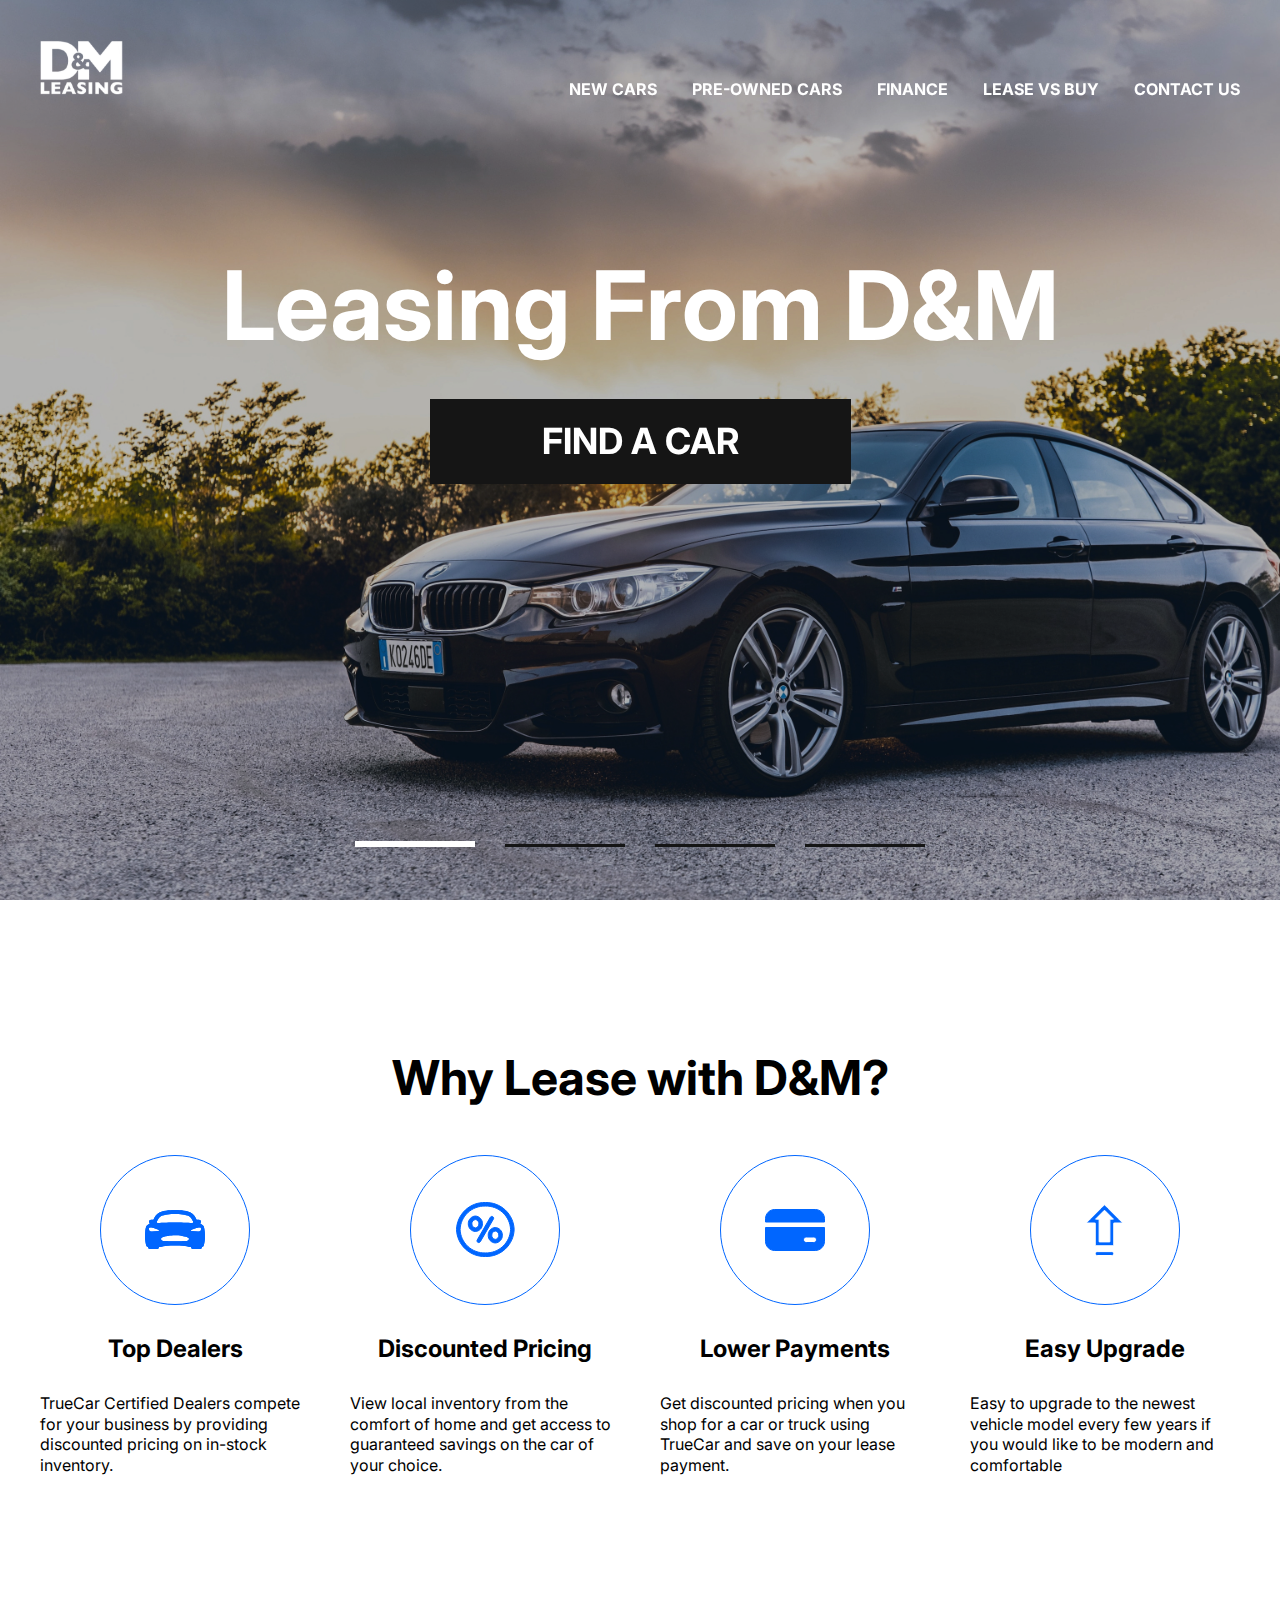
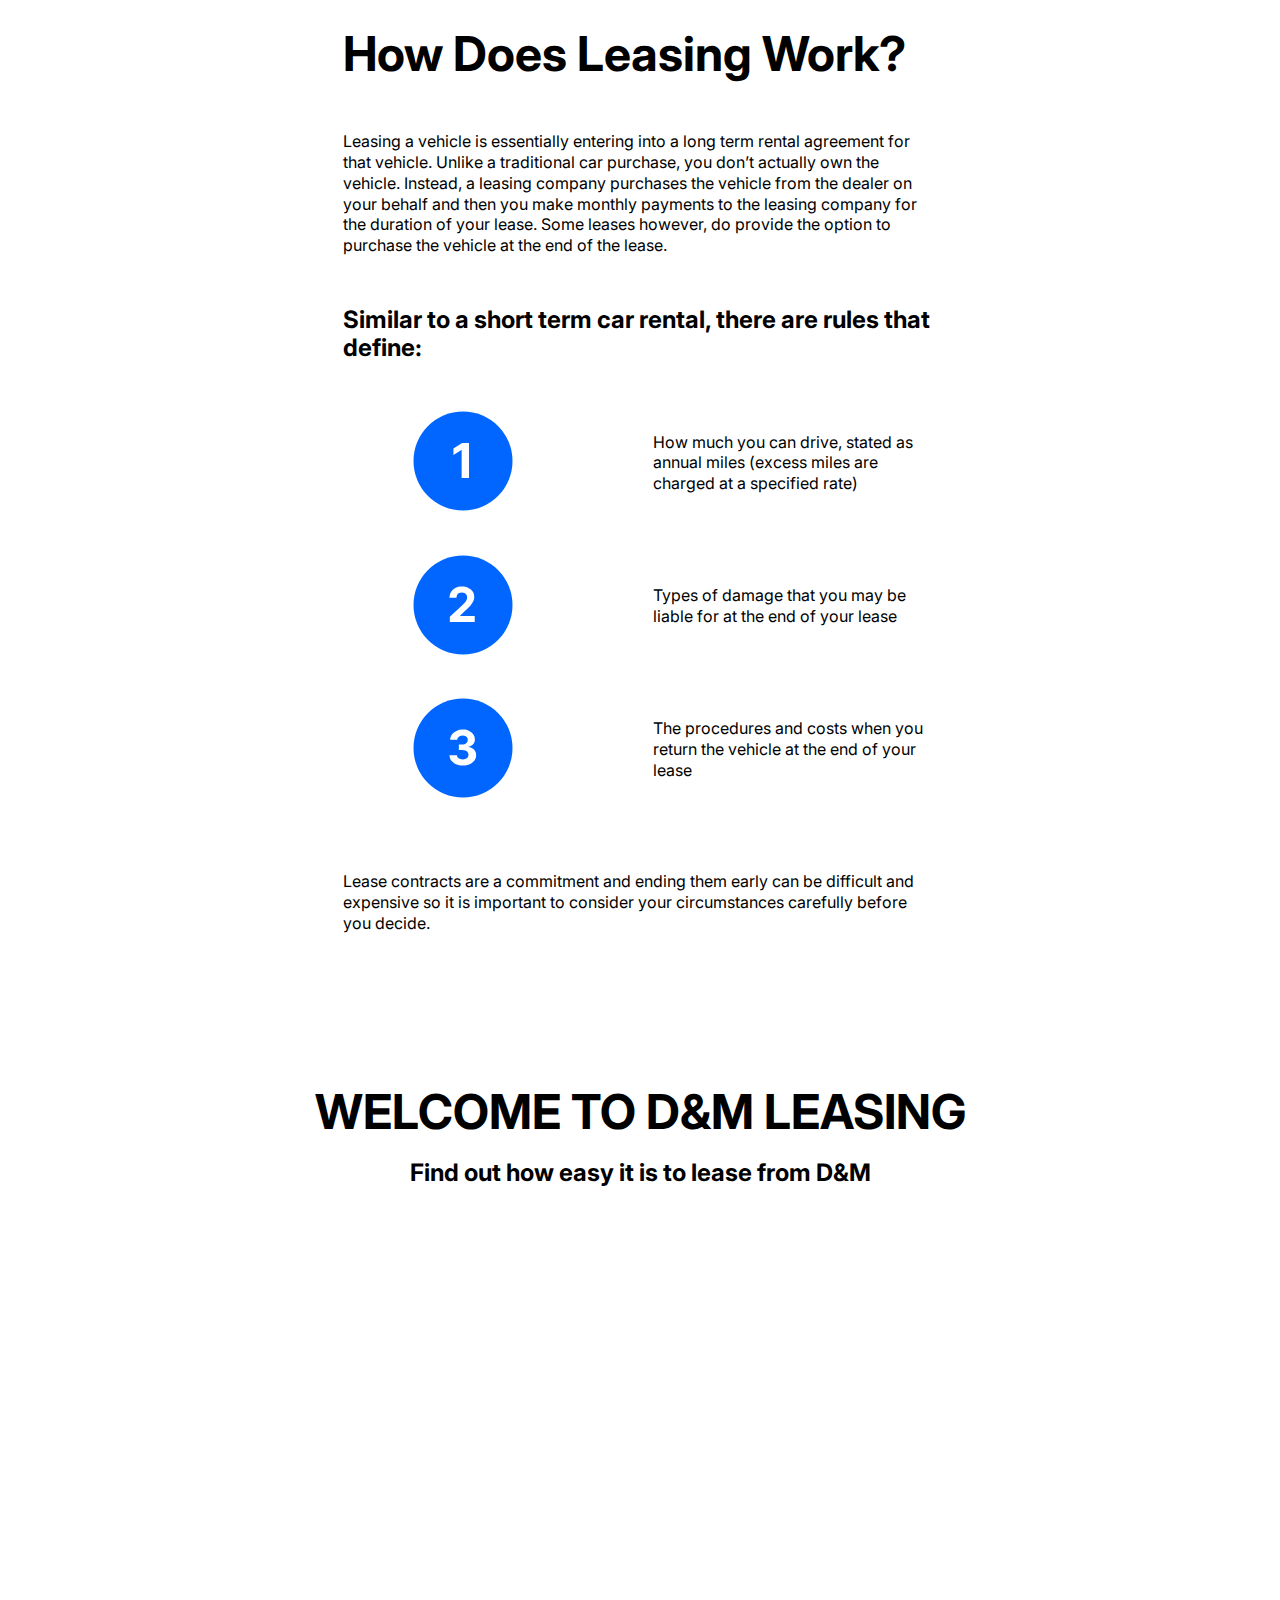
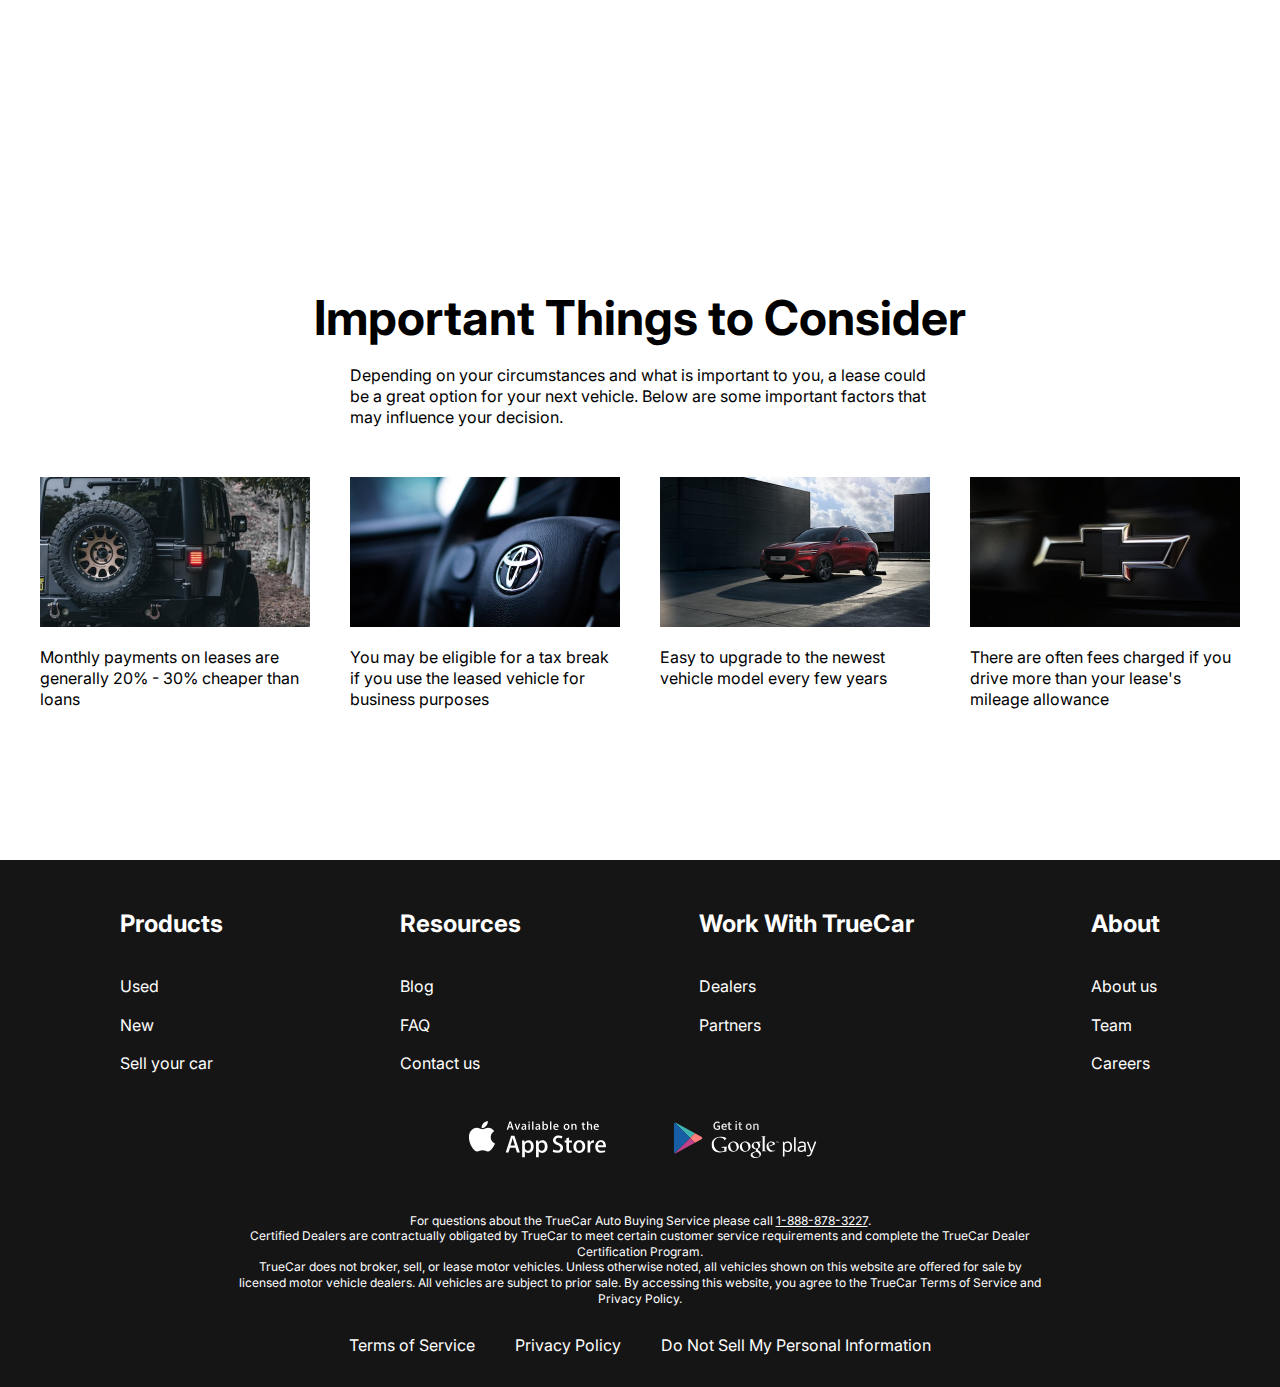
<file: pages/index.html>
<!DOCTYPE html>
<html lang="en">
  <head>
    <meta charset="UTF-8" />
    <meta name="viewport" content="width=device-width, initial-scale=0.8" />
    <link rel="stylesheet" href="../css/normalize.css" />
    <link
      rel="stylesheet"
      href="https://cdn.jsdelivr.net/npm/swiper@10/swiper-bundle.min.css"
    />
    <link rel="stylesheet" href="../css/style.css" />
    <link rel="stylesheet" href="../css/indexstyle.css" />
    <link rel="preconnect" href="https://fonts.googleapis.com" />
    <link rel="preconnect" href="https://fonts.gstatic.com" crossorigin />
    <link
      href="https://fonts.googleapis.com/css2?family=Inter:wght@400;700&family=Poppins:wght@400;700&display=swap"
      rel="stylesheet"
    />
    <title>D&M | Leasing</title>
  </head>
  <body>
    <header class="header">
      <div class="container">
        <div class="header-top">
          <a href="index.html" class="header-logo"
            ><img src="../img/logo.svg" alt=""
          /></a>
          <nav class="header-nav">
            <ul class="header-list">
              <li class="header-item">
                <a href="newcars.html" class="header-link">new cars</a>
              </li>
              <li class="header-item">
                <a href="" class="header-link">pre-owned cars</a>
              </li>
              <li class="header-item">
                <a href="" class="header-link">finance</a>
              </li>
              <li class="header-item">
                <a href="" class="header-link">lease vs buy</a>
              </li>
              <li class="header-item">
                <a href="contact.html" class="header-link">contact us</a>
              </li>
            </ul>
          </nav>
        </div>
        <div class="header-content">
          <h1 class="header-heading">Leasing From D&M</h1>
          <button class="btn header-btn">FIND A CAR</button>
        </div>
      </div>
    </header>
    <div class="slider">
      <!-- Slider main container -->
      <div class="swiper">
        <!-- Additional required wrapper -->
        <div class="swiper-wrapper">
          <!-- Slides -->
          <div
            class="swiper-slide"
            style="background-image: url(../img/slider1.jpg)"
          ></div>
          <div
            class="swiper-slide"
            style="background-image: url(../img/slider2.jpg)"
          ></div>
          <div
            class="swiper-slide"
            style="background-image: url(../img/slider3.jpg)"
          ></div>
          <div
            class="swiper-slide"
            style="background-image: url(../img/slider4.jpg)"
          ></div>
        </div>
        <!-- If we need pagination -->
        <div class="swiper-pagination"></div>
      </div>
    </div>

    <section class="advantages">
      <div class="container">
        <h1 class="advantages-heading">Why Lease with D&M?</h1>
        <div class="advantages-content">
          <div class="advantages-content-item">
            <svg
              class="adventages-content-img"
              xmlns="http://www.w3.org/2000/svg"
              width="150"
              height="150"
              viewBox="0 0 150 150"
              fill="none"
            >
              <circle
                class="advantges-circle"
                cx="75"
                cy="75"
                r="74.5"
                fill="white"
                stroke="#0066FF"
              />
              <mask id="path-2-inside-1_2_2138" fill="white">
                <path
                  d="M104.783 76.9643C104.333 72.0393 103.591 71.0802 103.311 70.7194C102.667 69.8858 101.637 69.341 100.547 68.7694C100.485 68.7377 100.432 68.6923 100.392 68.6371C100.351 68.5818 100.324 68.5181 100.313 68.451C100.302 68.3839 100.307 68.3151 100.328 68.2503C100.349 68.1854 100.385 68.1262 100.433 68.0772C100.635 67.8776 100.79 67.6377 100.888 67.3741C100.986 67.1105 101.024 66.8294 101 66.5501C100.953 66.0548 100.716 65.5948 100.338 65.2614C99.9592 64.928 99.4658 64.7454 98.9556 64.75H97.0053C96.9217 64.7505 96.8383 64.7558 96.7553 64.7658C96.6984 64.7418 96.6394 64.7226 96.579 64.7086C95.4239 62.3283 93.8424 59.0694 90.5644 57.4789C85.7024 55.1219 76.7461 55 74.9959 55C73.2456 55 64.2893 55.1219 59.4336 57.4753C56.1556 59.0657 54.5741 62.3247 53.4189 64.7049L53.4089 64.7244C53.3513 64.7323 53.2947 64.7462 53.2402 64.7658C53.1572 64.7558 53.0737 64.7505 52.9901 64.75H51.0361C50.5259 64.7454 50.0325 64.928 49.6539 65.2614C49.2753 65.5948 49.039 66.0548 48.992 66.5501C48.9698 66.8288 49.0096 67.1088 49.1086 67.3711C49.2077 67.6334 49.3636 67.8717 49.5659 68.0699C49.6142 68.1188 49.6503 68.1781 49.6712 68.243C49.692 68.3078 49.6972 68.3765 49.6861 68.4437C49.6751 68.5108 49.6482 68.5745 49.6076 68.6298C49.567 68.685 49.5137 68.7303 49.4521 68.7621C48.3619 69.3374 47.3268 69.8822 46.6879 70.7121C46.4079 71.0777 45.6678 72.032 45.2165 76.957C44.9664 79.7284 44.9289 82.5974 45.1252 84.445C45.5365 88.2841 46.3079 90.6046 46.3404 90.7008C46.4588 91.0512 46.6766 91.3617 46.9687 91.5962C47.2608 91.8307 47.6152 91.9796 47.9906 92.0256V92.05C47.9906 92.5672 48.2014 93.0632 48.5765 93.4289C48.9516 93.7946 49.4604 94 49.9909 94H56.992C57.5225 94 58.0313 93.7946 58.4064 93.4289C58.7815 93.0632 58.9923 92.5672 58.9923 92.05C60.0687 92.05 60.8175 91.8623 61.6114 91.6624C62.7575 91.3614 63.9291 91.1611 65.1119 91.064C68.9262 90.7094 72.7193 90.5875 74.9959 90.5875C77.2262 90.5875 81.1868 90.7094 85.0073 91.064C86.1948 91.1613 87.371 91.3624 88.5216 91.6649C89.2817 91.855 90.0031 92.0305 91.002 92.0488C91.002 92.566 91.2127 93.0619 91.5878 93.4276C91.963 93.7933 92.4717 93.9988 93.0023 93.9988H100.003C100.534 93.9988 101.043 93.7933 101.418 93.4276C101.793 93.0619 102.004 92.566 102.004 92.0488V92.0342C102.38 91.989 102.735 91.8405 103.028 91.6059C103.321 91.3714 103.54 91.0604 103.659 90.7094C103.691 90.6131 104.463 88.2926 104.874 84.4535C105.07 82.6047 105.035 79.7406 104.783 76.9643ZM57.0345 66.3722C58.0346 64.3003 59.1785 61.9554 61.2151 60.967C64.158 59.5386 70.2577 58.8951 74.9959 58.8951C79.7341 58.8951 85.8337 59.5338 88.7766 60.967C90.8132 61.9554 91.9521 64.3015 92.9572 66.3722L93.0823 66.6366C93.1554 66.7872 93.1877 66.9535 93.1761 67.1197C93.1646 67.2859 93.1095 67.4464 93.0163 67.586C92.923 67.7256 92.7946 67.8395 92.6433 67.917C92.4921 67.9944 92.3229 68.0328 92.1521 68.0284C87.9978 67.9187 79.2465 67.5677 74.9959 67.5677C70.7452 67.5677 61.9939 67.9273 57.8333 68.037C57.6625 68.0413 57.4934 68.0029 57.3421 67.9255C57.1909 67.848 57.0625 67.7341 56.9692 67.5945C56.8759 67.455 56.8209 67.2944 56.8093 67.1282C56.7978 66.962 56.8301 66.7957 56.9032 66.6452C56.947 66.555 56.9932 66.4636 57.0345 66.3722ZM58.5259 76.0771C56.3754 76.3294 54.2111 76.4539 52.045 76.45C50.7198 76.45 49.3533 76.0844 49.0995 74.9339C48.9258 74.16 48.9445 73.7249 49.0383 73.2873C49.117 72.9156 49.2421 72.6451 49.8672 72.55C51.4924 72.3062 52.4013 72.6122 55.0617 73.3763C56.8257 73.8821 58.0984 74.5561 58.8235 75.0899C59.1873 75.3531 58.9935 76.0405 58.5259 76.0771ZM86.2025 86.0708C84.5573 86.2536 81.2668 86.1866 75.0334 86.1866C68.7999 86.1866 65.5107 86.2536 63.8655 86.0708C62.1677 85.8868 60.0036 84.3219 61.4814 82.9277C62.4653 82.0087 64.7606 81.3213 67.8173 80.935C70.874 80.5487 72.1679 80.35 75.0209 80.35C77.8738 80.35 79.0364 80.4719 82.2244 80.9362C85.4124 81.4006 87.8215 82.0965 88.5604 82.9289C89.9081 84.4206 87.899 85.877 86.2025 86.0781V86.0708ZM100.892 74.9327C100.642 76.088 99.2669 76.4488 97.9467 76.4488C95.7392 76.4493 93.5335 76.3248 91.3408 76.0758C90.9582 76.0405 90.7807 75.386 91.1682 75.0887C91.8821 74.5414 93.1685 73.8809 94.93 73.3751C97.5904 72.6109 99.1244 72.305 100.442 72.5598C100.763 72.6219 100.933 72.9583 100.953 73.1691C101.042 73.7562 101.021 74.354 100.892 74.9339V74.9327Z"
                />
              </mask>
              <path
                class="advantages-car"
                d="M104.783 76.9643C104.333 72.0393 103.591 71.0802 103.311 70.7194C102.667 69.8858 101.637 69.341 100.547 68.7694C100.485 68.7377 100.432 68.6923 100.392 68.6371C100.351 68.5818 100.324 68.5181 100.313 68.451C100.302 68.3839 100.307 68.3151 100.328 68.2503C100.349 68.1854 100.385 68.1262 100.433 68.0772C100.635 67.8776 100.79 67.6377 100.888 67.3741C100.986 67.1105 101.024 66.8294 101 66.5501C100.953 66.0548 100.716 65.5948 100.338 65.2614C99.9592 64.928 99.4658 64.7454 98.9556 64.75H97.0053C96.9217 64.7505 96.8383 64.7558 96.7553 64.7658C96.6984 64.7418 96.6394 64.7226 96.579 64.7086C95.4239 62.3283 93.8424 59.0694 90.5644 57.4789C85.7024 55.1219 76.7461 55 74.9959 55C73.2456 55 64.2893 55.1219 59.4336 57.4753C56.1556 59.0657 54.5741 62.3247 53.4189 64.7049L53.4089 64.7244C53.3513 64.7323 53.2947 64.7462 53.2402 64.7658C53.1572 64.7558 53.0737 64.7505 52.9901 64.75H51.0361C50.5259 64.7454 50.0325 64.928 49.6539 65.2614C49.2753 65.5948 49.039 66.0548 48.992 66.5501C48.9698 66.8288 49.0096 67.1088 49.1086 67.3711C49.2077 67.6334 49.3636 67.8717 49.5659 68.0699C49.6142 68.1188 49.6503 68.1781 49.6712 68.243C49.692 68.3078 49.6972 68.3765 49.6861 68.4437C49.6751 68.5108 49.6482 68.5745 49.6076 68.6298C49.567 68.685 49.5137 68.7303 49.4521 68.7621C48.3619 69.3374 47.3268 69.8822 46.6879 70.7121C46.4079 71.0777 45.6678 72.032 45.2165 76.957C44.9664 79.7284 44.9289 82.5974 45.1252 84.445C45.5365 88.2841 46.3079 90.6046 46.3404 90.7008C46.4588 91.0512 46.6766 91.3617 46.9687 91.5962C47.2608 91.8307 47.6152 91.9796 47.9906 92.0256V92.05C47.9906 92.5672 48.2014 93.0632 48.5765 93.4289C48.9516 93.7946 49.4604 94 49.9909 94H56.992C57.5225 94 58.0313 93.7946 58.4064 93.4289C58.7815 93.0632 58.9923 92.5672 58.9923 92.05C60.0687 92.05 60.8175 91.8623 61.6114 91.6624C62.7575 91.3614 63.9291 91.1611 65.1119 91.064C68.9262 90.7094 72.7193 90.5875 74.9959 90.5875C77.2262 90.5875 81.1868 90.7094 85.0073 91.064C86.1948 91.1613 87.371 91.3624 88.5216 91.6649C89.2817 91.855 90.0031 92.0305 91.002 92.0488C91.002 92.566 91.2127 93.0619 91.5878 93.4276C91.963 93.7933 92.4717 93.9988 93.0023 93.9988H100.003C100.534 93.9988 101.043 93.7933 101.418 93.4276C101.793 93.0619 102.004 92.566 102.004 92.0488V92.0342C102.38 91.989 102.735 91.8405 103.028 91.6059C103.321 91.3714 103.54 91.0604 103.659 90.7094C103.691 90.6131 104.463 88.2926 104.874 84.4535C105.07 82.6047 105.035 79.7406 104.783 76.9643ZM57.0345 66.3722C58.0346 64.3003 59.1785 61.9554 61.2151 60.967C64.158 59.5386 70.2577 58.8951 74.9959 58.8951C79.7341 58.8951 85.8337 59.5338 88.7766 60.967C90.8132 61.9554 91.9521 64.3015 92.9572 66.3722L93.0823 66.6366C93.1554 66.7872 93.1877 66.9535 93.1761 67.1197C93.1646 67.2859 93.1095 67.4464 93.0163 67.586C92.923 67.7256 92.7946 67.8395 92.6433 67.917C92.4921 67.9944 92.3229 68.0328 92.1521 68.0284C87.9978 67.9187 79.2465 67.5677 74.9959 67.5677C70.7452 67.5677 61.9939 67.9273 57.8333 68.037C57.6625 68.0413 57.4934 68.0029 57.3421 67.9255C57.1909 67.848 57.0625 67.7341 56.9692 67.5945C56.8759 67.455 56.8209 67.2944 56.8093 67.1282C56.7978 66.962 56.8301 66.7957 56.9032 66.6452C56.947 66.555 56.9932 66.4636 57.0345 66.3722ZM58.5259 76.0771C56.3754 76.3294 54.2111 76.4539 52.045 76.45C50.7198 76.45 49.3533 76.0844 49.0995 74.9339C48.9258 74.16 48.9445 73.7249 49.0383 73.2873C49.117 72.9156 49.2421 72.6451 49.8672 72.55C51.4924 72.3062 52.4013 72.6122 55.0617 73.3763C56.8257 73.8821 58.0984 74.5561 58.8235 75.0899C59.1873 75.3531 58.9935 76.0405 58.5259 76.0771ZM86.2025 86.0708C84.5573 86.2536 81.2668 86.1866 75.0334 86.1866C68.7999 86.1866 65.5107 86.2536 63.8655 86.0708C62.1677 85.8868 60.0036 84.3219 61.4814 82.9277C62.4653 82.0087 64.7606 81.3213 67.8173 80.935C70.874 80.5487 72.1679 80.35 75.0209 80.35C77.8738 80.35 79.0364 80.4719 82.2244 80.9362C85.4124 81.4006 87.8215 82.0965 88.5604 82.9289C89.9081 84.4206 87.899 85.877 86.2025 86.0781V86.0708ZM100.892 74.9327C100.642 76.088 99.2669 76.4488 97.9467 76.4488C95.7392 76.4493 93.5335 76.3248 91.3408 76.0758C90.9582 76.0405 90.7807 75.386 91.1682 75.0887C91.8821 74.5414 93.1685 73.8809 94.93 73.3751C97.5904 72.6109 99.1244 72.305 100.442 72.5598C100.763 72.6219 100.933 72.9583 100.953 73.1691C101.042 73.7562 101.021 74.354 100.892 74.9339V74.9327Z"
                fill="#0066FF"
              />
              <path
                class="advantages-car"
                d="M104.783 76.9643L105.779 76.8737L105.779 76.8733L104.783 76.9643ZM103.311 70.7194L102.52 71.3307L102.521 71.3326L103.311 70.7194ZM100.547 68.7694L101.011 67.8838L101.005 67.8806L100.547 68.7694ZM100.433 68.0772L99.7302 67.366L99.722 67.3743L100.433 68.0772ZM101 66.5501L101.996 66.4635L101.995 66.4556L101 66.5501ZM98.9556 64.75V65.75L98.9646 65.75L98.9556 64.75ZM97.0053 64.75V63.75L96.9996 63.75L97.0053 64.75ZM96.7553 64.7658L96.3658 65.6869L96.6113 65.7907L96.8758 65.7586L96.7553 64.7658ZM96.579 64.7086L95.6794 65.1452L95.8877 65.5745L96.3525 65.6826L96.579 64.7086ZM90.5644 57.4789L91.0009 56.5792L91.0006 56.5791L90.5644 57.4789ZM59.4336 57.4753L58.9974 56.5754L58.997 56.5756L59.4336 57.4753ZM53.4189 64.7049L54.3087 65.1613L54.3138 65.1515L54.3186 65.1415L53.4189 64.7049ZM53.4089 64.7244L53.5448 65.7151L54.0609 65.6444L54.2987 65.1808L53.4089 64.7244ZM53.2402 64.7658L53.1196 65.7586L53.3554 65.7872L53.5788 65.7068L53.2402 64.7658ZM52.9901 64.75L52.9959 63.75H52.9901V64.75ZM51.0361 64.75L51.0271 65.75H51.0361V64.75ZM48.992 66.5501L47.9965 66.4556L47.9958 66.4631L47.9952 66.4707L48.992 66.5501ZM49.5659 68.0699L50.2772 67.367L50.2715 67.3612L50.2657 67.3556L49.5659 68.0699ZM49.4521 68.7621L48.9939 67.8732L48.9854 67.8777L49.4521 68.7621ZM46.6879 70.7121L45.8955 70.1022L45.8941 70.1041L46.6879 70.7121ZM45.2165 76.957L44.2206 76.8657L44.2205 76.8671L45.2165 76.957ZM45.1252 84.445L44.1308 84.5506L44.1309 84.5515L45.1252 84.445ZM46.3404 90.7008L45.3929 91.0207L45.393 91.0209L46.3404 90.7008ZM47.9906 92.0256H48.9906V91.1408L48.1124 91.0331L47.9906 92.0256ZM47.9906 92.05H46.9906H47.9906ZM58.9923 92.05V91.05H57.9923V92.05H58.9923ZM61.6114 91.6624L61.8556 92.6322L61.8654 92.6296L61.6114 91.6624ZM65.1119 91.064L65.1937 92.0607L65.2045 92.0597L65.1119 91.064ZM85.0073 91.064L84.9149 92.0598L84.9257 92.0607L85.0073 91.064ZM88.5216 91.6649L88.2673 92.6321L88.2789 92.635L88.5216 91.6649ZM91.002 92.0488H92.002V91.0669L91.0203 91.049L91.002 92.0488ZM102.004 92.0342L101.884 91.0413L101.004 91.147V92.0342H102.004ZM103.659 90.7094L104.606 91.0298L104.606 91.0292L103.659 90.7094ZM104.874 84.4535L105.868 84.5601L105.868 84.5591L104.874 84.4535ZM57.0345 66.3722L56.1339 65.9374L56.1283 65.949L56.123 65.9608L57.0345 66.3722ZM61.2151 60.967L61.6517 61.8666L61.6517 61.8666L61.2151 60.967ZM88.7766 60.967L88.3388 61.8661L88.34 61.8666L88.7766 60.967ZM92.9572 66.3722L93.8614 65.9448L93.8569 65.9355L92.9572 66.3722ZM93.0823 66.6366L92.1781 67.064L92.1827 67.0734L93.0823 66.6366ZM92.1521 68.0284L92.1257 69.0281L92.1266 69.0281L92.1521 68.0284ZM57.8333 68.037L57.8588 69.0366L57.8597 69.0366L57.8333 68.037ZM56.9032 66.6452L57.8028 67.082L57.8029 67.0817L56.9032 66.6452ZM58.5259 76.0771L58.448 75.0801L58.4287 75.0816L58.4094 75.0839L58.5259 76.0771ZM52.045 76.45L52.0468 75.45H52.045V76.45ZM49.0995 74.9339L50.0761 74.7185L50.0753 74.7148L49.0995 74.9339ZM49.0383 73.2873L50.0161 73.4969L50.0166 73.4946L49.0383 73.2873ZM49.8672 72.55L49.7188 71.5611L49.7168 71.5614L49.8672 72.55ZM55.0617 73.3763L54.7856 74.3375L54.7861 74.3376L55.0617 73.3763ZM58.8235 75.0899L58.2306 75.8952L58.2373 75.9L58.8235 75.0899ZM86.2025 86.0708H87.2025V84.9535L86.0921 85.0769L86.2025 86.0708ZM63.8655 86.0708L63.9759 85.0769L63.9732 85.0766L63.8655 86.0708ZM61.4814 82.9277L60.7988 82.1968L60.7951 82.2003L61.4814 82.9277ZM88.5604 82.9289L87.8124 83.5927L87.8183 83.5992L88.5604 82.9289ZM86.2025 86.0781H85.2025V87.2037L86.3202 87.0712L86.2025 86.0781ZM100.892 74.9327H101.892L99.9148 74.7211L100.892 74.9327ZM97.9467 76.4488V75.4488H97.9465L97.9467 76.4488ZM91.3408 76.0758L91.4536 75.0822L91.4432 75.081L91.4328 75.0801L91.3408 76.0758ZM91.1682 75.0887L90.5598 74.295L90.5595 74.2953L91.1682 75.0887ZM94.93 73.3751L95.206 74.3363L95.2061 74.3362L94.93 73.3751ZM100.442 72.5598L100.632 71.578L100.632 71.5779L100.442 72.5598ZM100.953 73.1691L99.9579 73.2636L99.9605 73.2907L99.9645 73.3177L100.953 73.1691ZM100.892 74.9339H99.8922L101.868 75.1505L100.892 74.9339ZM105.779 76.8733C105.322 71.8797 104.556 70.6916 104.101 70.1062L102.521 71.3326C102.627 71.4688 103.343 72.199 103.787 77.0553L105.779 76.8733ZM104.103 70.1082C103.3 69.0686 102.051 68.429 101.011 67.8838L100.083 69.6551C101.223 70.2531 102.035 70.703 102.52 71.3307L104.103 70.1082ZM101.005 67.8806C101.079 67.9187 101.146 67.9743 101.197 68.0449L99.5858 69.2292C99.7189 69.4104 99.8917 69.5566 100.089 69.6583L101.005 67.8806ZM101.197 68.0449C101.249 68.1157 101.285 68.199 101.3 68.2888L99.3263 68.6131C99.3631 68.8372 99.4526 69.048 99.5858 69.2292L101.197 68.0449ZM101.3 68.2888C101.315 68.3786 101.308 68.4705 101.28 68.5565L99.3761 67.944C99.3067 68.1598 99.2895 68.3891 99.3263 68.6131L101.3 68.2888ZM101.28 68.5565C101.252 68.6425 101.205 68.7187 101.145 68.7801L99.722 67.3743C99.5646 67.5336 99.4455 67.7283 99.3761 67.944L101.28 68.5565ZM101.136 68.7883C101.441 68.4872 101.677 68.1236 101.826 67.7218L99.9506 67.0264C99.904 67.1519 99.8295 67.268 99.7303 67.3661L101.136 68.7883ZM101.826 67.7218C101.975 67.32 102.033 66.8906 101.996 66.4635L100.003 66.6367C100.015 66.7683 99.997 66.9011 99.9506 67.0264L101.826 67.7218ZM101.995 66.4556C101.924 65.7031 101.565 65.0099 100.999 64.5109L99.6769 66.0119C99.8676 66.1798 99.9816 66.4065 100.004 66.6446L101.995 66.4556ZM100.999 64.5109C100.433 64.0126 99.7002 63.7433 98.9467 63.75L98.9646 65.75C99.2315 65.7476 99.4855 65.8433 99.6769 66.0119L100.999 64.5109ZM98.9556 63.75H97.0053V65.75H98.9556V63.75ZM96.9996 63.75C96.8776 63.7507 96.7558 63.7584 96.6348 63.7731L96.8758 65.7586C96.9207 65.7531 96.9659 65.7502 97.0111 65.75L96.9996 63.75ZM97.1448 63.8448C97.035 63.7984 96.9215 63.7615 96.8056 63.7346L96.3525 65.6826C96.3573 65.6837 96.3617 65.6851 96.3658 65.6869L97.1448 63.8448ZM97.4787 64.2719C96.3452 61.9363 94.6354 58.3427 91.0009 56.5792L90.1279 58.3786C93.0493 59.7961 94.5026 62.7204 95.6794 65.1452L97.4787 64.2719ZM91.0006 56.5791C88.4045 55.3205 84.803 54.6882 81.7187 54.3611C78.6046 54.0309 75.8895 54 74.9959 54V56C75.8525 56 78.4906 56.03 81.5078 56.35C84.5547 56.6731 87.8624 57.2803 90.1282 58.3788L91.0006 56.5791ZM74.9959 54C74.1022 54 71.3871 54.0309 68.2739 54.3607C65.1906 54.6873 61.5905 55.3186 58.9974 56.5754L59.8697 58.3752C62.1323 57.2786 65.4383 56.6722 68.4846 56.3495C71.501 56.03 74.1392 56 74.9959 56V54ZM58.997 56.5756C55.3625 58.3391 53.6528 61.9327 52.5193 64.2683L54.3186 65.1415C55.4954 62.7167 56.9487 59.7924 59.8701 58.375L58.997 56.5756ZM52.5292 64.2485L52.5192 64.268L54.2987 65.1808L54.3087 65.1613L52.5292 64.2485ZM53.2731 63.7337C53.1465 63.751 53.0219 63.7816 52.9015 63.8249L53.5788 65.7068C53.5676 65.7108 53.5562 65.7136 53.5448 65.7151L53.2731 63.7337ZM53.3607 63.7731C53.2396 63.7584 53.1178 63.7507 52.9959 63.75L52.9843 65.75C53.0296 65.7502 53.0748 65.7531 53.1196 65.7586L53.3607 63.7731ZM52.9901 63.75H51.0361V65.75H52.9901V63.75ZM51.045 63.75C50.2915 63.7433 49.5589 64.0126 48.993 64.5109L50.3148 66.0119C50.5062 65.8433 50.7602 65.7476 51.0271 65.75L51.045 63.75ZM48.993 64.5109C48.4265 65.0099 48.0679 65.7031 47.9965 66.4556L49.9876 66.6446C50.0102 66.4065 50.1241 66.1798 50.3148 66.0119L48.993 64.5109ZM47.9952 66.4707C47.9612 66.8967 48.0221 67.3245 48.1731 67.7243L50.0442 67.0179C49.9971 66.8931 49.9784 66.7608 49.9889 66.6295L47.9952 66.4707ZM48.1731 67.7243C48.324 68.1241 48.561 68.4853 48.866 68.7842L50.2657 67.3556C50.1663 67.2582 50.0913 67.1427 50.0442 67.0179L48.1731 67.7243ZM48.8545 68.7727C48.7939 68.7114 48.7469 68.6352 48.7192 68.5492L50.6231 67.9367C50.5537 67.721 50.4346 67.5263 50.2772 67.367L48.8545 68.7727ZM48.7192 68.5492C48.6915 68.4632 48.6846 68.3713 48.6994 68.2815L50.6729 68.6058C50.7097 68.3817 50.6925 68.1525 50.6231 67.9367L48.7192 68.5492ZM48.6994 68.2815C48.7141 68.1917 48.7498 68.1083 48.8018 68.0376L50.4134 69.2219C50.5466 69.0407 50.6361 68.8299 50.6729 68.6058L48.6994 68.2815ZM48.8018 68.0376C48.8536 67.967 48.9199 67.9114 48.9939 67.8733L49.9103 69.651C50.1075 69.5493 50.2803 69.4031 50.4134 69.2219L48.8018 68.0376ZM48.9854 67.8777C47.9509 68.4236 46.6938 69.065 45.8955 70.1022L47.4804 71.3221C47.9597 70.6993 48.773 70.2512 49.9188 69.6465L48.9854 67.8777ZM45.8941 70.1041C45.4446 70.6908 44.6785 71.869 44.2206 76.8657L46.2123 77.0483C46.657 72.1951 47.3712 71.4647 47.4818 71.3202L45.8941 70.1041ZM44.2205 76.8671C43.9673 79.6737 43.925 82.6137 44.1308 84.5506L46.1196 84.3394C45.9328 82.581 45.9656 79.7832 46.2124 77.0469L44.2205 76.8671ZM44.1309 84.5515C44.5515 88.4777 45.3422 90.8706 45.3929 91.0207L47.2879 90.381C47.2735 90.3386 46.5215 88.0904 46.1195 84.3385L44.1309 84.5515ZM45.393 91.0209C45.5733 91.5545 45.9039 92.0237 46.3427 92.376L47.5948 90.8164C47.4494 90.6997 47.3443 90.5479 47.2878 90.3808L45.393 91.0209ZM46.3427 92.376C46.7814 92.7281 47.3108 92.9497 47.8689 93.0182L48.1124 91.0331C47.9196 91.0094 47.7403 90.9332 47.5948 90.8164L46.3427 92.376ZM46.9906 92.0256V92.05H48.9906V92.0256H46.9906ZM46.9906 92.05C46.9906 92.8407 47.3131 93.5938 47.8785 94.1449L49.2746 92.7128C49.0897 92.5326 48.9906 92.2936 48.9906 92.05H46.9906ZM47.8785 94.1449C48.443 94.6952 49.2033 95 49.9909 95V93C49.7175 93 49.4603 92.8939 49.2746 92.7128L47.8785 94.1449ZM49.9909 95H56.992V93H49.9909V95ZM56.992 95C57.7796 95 58.5399 94.6952 59.1044 94.1449L57.7083 92.7128C57.5226 92.8939 57.2654 93 56.992 93V95ZM59.1044 94.1449C59.6698 93.5938 59.9923 92.8407 59.9923 92.05H57.9923C57.9923 92.2936 57.8932 92.5326 57.7083 92.7128L59.1044 94.1449ZM58.9923 93.05C60.2012 93.05 61.0526 92.8343 61.8555 92.6322L61.3672 90.6927C60.5824 90.8903 59.9362 91.05 58.9923 91.05V93.05ZM61.8654 92.6296C62.9551 92.3434 64.0689 92.153 65.1937 92.0607L65.0301 90.0674C63.7892 90.1692 62.56 90.3793 61.3573 90.6953L61.8654 92.6296ZM65.2045 92.0597C68.9846 91.7083 72.7466 91.5875 74.9959 91.5875V89.5875C72.692 89.5875 68.8678 89.7105 65.0193 90.0683L65.2045 92.0597ZM74.9959 91.5875C77.2001 91.5875 81.1295 91.7084 84.9149 92.0598L85.0998 90.0683C81.244 89.7104 77.2522 89.5875 74.9959 89.5875V91.5875ZM84.9257 92.0607C86.055 92.1532 87.1734 92.3444 88.2674 92.632L88.7758 90.6977C87.5686 90.3804 86.3347 90.1694 85.089 90.0674L84.9257 92.0607ZM88.2789 92.635C89.049 92.8276 89.8638 93.0281 90.9837 93.0486L91.0203 91.049C90.1424 91.0329 89.5144 90.8824 88.7642 90.6948L88.2789 92.635ZM90.002 92.0488C90.002 92.8395 90.3244 93.5925 90.8898 94.1437L92.2859 92.7116C92.101 92.5314 92.002 92.2924 92.002 92.0488H90.002ZM90.8898 94.1437C91.4543 94.694 92.2146 94.9988 93.0023 94.9988V92.9988C92.7289 92.9988 92.4716 92.8927 92.2859 92.7116L90.8898 94.1437ZM93.0023 94.9988H100.003V92.9988H93.0023V94.9988ZM100.003 94.9988C100.791 94.9988 101.551 94.694 102.116 94.1437L100.72 92.7116C100.534 92.8927 100.277 92.9988 100.003 92.9988V94.9988ZM102.116 94.1437C102.681 93.5925 103.004 92.8395 103.004 92.0488H101.004C101.004 92.2924 100.905 92.5314 100.72 92.7116L102.116 94.1437ZM103.004 92.0488V92.0342H101.004V92.0488H103.004ZM102.123 93.027C102.682 92.9599 103.213 92.7388 103.653 92.3866L102.404 90.8252C102.257 90.9421 102.078 91.0181 101.884 91.0413L102.123 93.027ZM103.653 92.3866C104.094 92.0343 104.425 91.5644 104.606 91.0298L102.712 90.389C102.655 90.5565 102.549 90.7085 102.404 90.8252L103.653 92.3866ZM104.606 91.0292C104.657 90.8791 105.448 88.4862 105.868 84.5601L103.88 84.347C103.478 88.099 102.726 90.3471 102.711 90.3895L104.606 91.0292ZM105.868 84.5591C106.074 82.6214 106.034 79.6864 105.779 76.8737L103.787 77.0549C104.036 79.7949 104.066 82.5879 103.88 84.348L105.868 84.5591ZM57.935 66.8069C58.4403 65.7602 58.945 64.7252 59.5603 63.8295C60.1728 62.938 60.848 62.2567 61.6517 61.8666L60.7785 60.0674C59.5456 60.6657 58.6305 61.651 57.9119 62.697C57.1961 63.7388 56.6288 64.9122 56.1339 65.9374L57.935 66.8069ZM61.6517 61.8666C62.9752 61.2243 65.106 60.7224 67.5676 60.3862C70.0031 60.0536 72.6671 59.8951 74.9959 59.8951V57.8951C72.5864 57.8951 69.8315 58.0584 67.2969 58.4046C64.7884 58.7473 62.3979 59.2814 60.7784 60.0674L61.6517 61.8666ZM74.9959 59.8951C77.325 59.8951 79.989 60.0524 82.4244 60.3844C84.886 60.72 87.016 61.2218 88.3388 61.866L89.2145 60.068C87.5943 59.2789 85.2031 58.7448 82.6946 58.4028C80.1599 58.0572 77.405 57.8951 74.9959 57.8951V59.8951ZM88.34 61.8666C89.1432 62.2565 89.8171 62.9376 90.4292 63.8296C91.0445 64.7261 91.549 65.761 92.0576 66.8088L93.8569 65.9355C93.3604 64.9127 92.7929 63.7392 92.0782 62.6979C91.3605 61.652 90.4466 60.6659 89.2133 60.0674L88.34 61.8666ZM92.0532 66.7995L92.1782 67.064L93.9863 66.2093L93.8613 65.9448L92.0532 66.7995ZM92.1827 67.0734C92.1798 67.0675 92.1779 67.0594 92.1785 67.0503L94.1737 67.189C94.1975 66.8476 94.1309 66.5069 93.9818 66.1998L92.1827 67.0734ZM92.1785 67.0503C92.1792 67.0413 92.1821 67.0345 92.1848 67.0304L93.8477 68.1416C94.037 67.8584 94.15 67.5304 94.1737 67.189L92.1785 67.0503ZM92.1848 67.0304C92.1875 67.0264 92.1891 67.026 92.1876 67.0268L93.0991 68.8071C93.4001 68.653 93.6585 68.4247 93.8477 68.1416L92.1848 67.0304ZM92.1876 67.0268C92.1859 67.0277 92.1823 67.0289 92.1776 67.0288L92.1266 69.0281C92.4636 69.0367 92.7982 68.9611 93.0991 68.8071L92.1876 67.0268ZM92.1785 67.0288C88.0561 66.9199 79.2629 66.5677 74.9959 66.5677V68.5677C79.2301 68.5677 87.9394 68.9176 92.1257 69.0281L92.1785 67.0288ZM74.9959 66.5677C70.7293 66.5677 61.9335 66.9285 57.807 67.0373L57.8597 69.0366C62.0544 68.926 70.7612 68.5677 74.9959 68.5677V66.5677ZM57.8078 67.0373C57.8031 67.0374 57.7996 67.0363 57.7979 67.0354L56.8864 68.8156C57.1872 68.9696 57.5219 69.0452 57.8588 69.0366L57.8078 67.0373ZM57.7979 67.0354C57.7963 67.0346 57.798 67.0349 57.8006 67.0389L56.1378 68.1502C56.3269 68.4332 56.5854 68.6615 56.8864 68.8156L57.7979 67.0354ZM57.8006 67.0389C57.8034 67.043 57.8063 67.0499 57.8069 67.0589L55.8117 67.1976C55.8355 67.539 55.9485 67.8669 56.1378 68.1502L57.8006 67.0389ZM57.8069 67.0589C57.8075 67.0679 57.8056 67.076 57.8028 67.082L56.0036 66.2084C55.8545 66.5154 55.788 66.8561 55.8117 67.1976L57.8069 67.0589ZM57.8029 67.0817C57.8366 67.0121 57.8971 66.8917 57.9459 66.7835L56.123 65.9608C56.0893 66.0354 56.0573 66.0978 56.0035 66.2086L57.8029 67.0817ZM58.4094 75.0839C56.2981 75.3316 54.1733 75.4539 52.0468 75.45L52.0432 77.45C54.2488 77.454 56.4526 77.3272 58.6425 77.0702L58.4094 75.0839ZM52.045 75.45C51.4553 75.45 50.9351 75.366 50.5705 75.2069C50.2272 75.0571 50.1139 74.8901 50.0761 74.7185L48.123 75.1493C48.339 76.1282 49.0358 76.7193 49.7705 77.0399C50.4839 77.3512 51.3095 77.45 52.045 77.45V75.45ZM50.0753 74.7148C49.9283 74.0605 49.9569 73.7731 50.0161 73.4969L48.0605 73.0778C47.9321 73.6767 47.9232 74.2594 48.1238 75.153L50.0753 74.7148ZM50.0166 73.4946C50.0236 73.4615 50.029 73.4395 50.0333 73.4244C50.0375 73.4095 50.0393 73.4057 50.0379 73.4093C50.0362 73.4132 50.0307 73.4258 50.0198 73.4434C50.0086 73.4615 49.9934 73.4819 49.9742 73.5023C49.9548 73.5227 49.9354 73.5388 49.9183 73.5505C49.9016 73.562 49.8906 73.5671 49.889 73.5678C49.8878 73.5683 49.8961 73.5646 49.9175 73.5588C49.9389 73.5529 49.9714 73.5457 50.0175 73.5386L49.7168 71.5614C49.2849 71.627 48.8517 71.7787 48.5215 72.1276C48.202 72.4652 48.1065 72.8605 48.06 73.0801L50.0166 73.4946ZM50.0155 73.5389C51.3831 73.3338 52.0667 73.5565 54.7856 74.3375L55.3377 72.4152C52.7358 71.6678 51.6016 71.2787 49.7188 71.5611L50.0155 73.5389ZM54.7861 74.3376C56.455 74.8161 57.6159 75.4427 58.2306 75.8952L59.4163 74.2846C58.5808 73.6695 57.1964 72.9481 55.3373 72.415L54.7861 74.3376ZM58.2373 75.9C57.9731 75.7089 58.0094 75.4466 58.0269 75.3869C58.047 75.3187 58.1552 75.103 58.448 75.0801L58.6039 77.074C59.3643 77.0146 59.8032 76.4369 59.946 75.95C60.0864 75.4717 60.0376 74.7341 59.4097 74.2797L58.2373 75.9ZM86.0921 85.0769C84.5201 85.2516 81.3318 85.1866 75.0334 85.1866V87.1866C81.2018 87.1866 84.5944 87.2556 86.3129 87.0647L86.0921 85.0769ZM75.0334 85.1866C68.7349 85.1866 65.5479 85.2516 63.9759 85.0769L63.755 87.0647C65.4735 87.2556 68.8649 87.1866 75.0334 87.1866V85.1866ZM63.9732 85.0766C63.3271 85.0066 62.5882 84.6582 62.2018 84.2583C62.0153 84.0652 61.9915 83.9456 61.9898 83.9187C61.9892 83.9097 61.9889 83.8947 62.0029 83.8636C62.0187 83.8282 62.0606 83.756 62.1676 83.655L60.7951 82.2003C60.2593 82.7058 59.9497 83.3393 59.9937 84.0435C60.0352 84.7079 60.3814 85.2524 60.7634 85.6479C61.5141 86.425 62.7061 86.951 63.7577 87.065L63.9732 85.0766ZM62.1639 83.6585C62.4904 83.3535 63.1377 83.0067 64.1686 82.6866C65.1746 82.3742 66.4516 82.1156 67.9427 81.9271L67.6919 79.9429C66.1263 80.1408 64.7272 80.419 63.5755 80.7766C62.4486 81.1265 61.4562 81.5829 60.7988 82.1968L62.1639 83.6585ZM67.9427 81.9271C71.0053 81.54 72.2397 81.35 75.0209 81.35V79.35C72.0961 79.35 70.7427 79.5573 67.6919 79.9429L67.9427 81.9271ZM75.0209 81.35C77.8107 81.35 78.9227 81.4659 82.0803 81.9258L82.3686 79.9467C79.1502 79.4779 77.9369 79.35 75.0209 79.35V81.35ZM82.0803 81.9258C83.6455 82.1538 84.9902 82.4347 86.0169 82.7504C86.5304 82.9082 86.9452 83.069 87.2602 83.2263C87.5866 83.3893 87.7483 83.5204 87.8125 83.5927L89.3082 82.265C89.003 81.9211 88.5864 81.6531 88.1537 81.437C87.7096 81.2152 87.1843 81.0169 86.6047 80.8387C85.4452 80.4822 83.9913 80.183 82.3686 79.9467L82.0803 81.9258ZM87.8183 83.5992C88.0106 83.8121 88.0035 83.9243 88.0017 83.9497C87.998 84.0001 87.966 84.1215 87.7973 84.2994C87.4412 84.6751 86.7464 85.0067 86.0848 85.0851L86.3202 87.0712C87.3551 86.9485 88.5131 86.4513 89.2487 85.6755C89.6258 85.2778 89.9494 84.7428 89.9964 84.0943C90.0453 83.4208 89.7839 82.7915 89.3024 82.2585L87.8183 83.5992ZM87.2025 86.0781V86.0708H85.2025V86.0781H87.2025ZM99.9148 74.7211C99.878 74.8912 99.7666 75.0572 99.4223 75.2068C99.0566 75.3657 98.5351 75.4488 97.9467 75.4488V77.4488C98.6786 77.4488 99.5048 77.3515 100.219 77.0412C100.955 76.7215 101.656 76.1294 101.87 75.1442L99.9148 74.7211ZM97.9465 75.4488C95.7767 75.4493 93.6087 75.3269 91.4536 75.0822L91.228 77.0695C93.4582 77.3226 95.7017 77.4493 97.947 77.4488L97.9465 75.4488ZM91.4328 75.0801C91.6269 75.098 91.7645 75.1949 91.8386 75.2766C91.9077 75.3528 91.9337 75.4249 91.9437 75.472C91.9616 75.5556 91.9549 75.7455 91.777 75.882L90.5595 74.2953C89.994 74.7292 89.8823 75.395 89.9877 75.8891C90.0829 76.3357 90.4576 76.9985 91.2488 77.0716L91.4328 75.0801ZM91.7766 75.8823C92.3639 75.4321 93.5268 74.8184 95.206 74.3363L94.6541 72.4139C92.8103 72.9433 91.4002 73.6508 90.5598 74.295L91.7766 75.8823ZM95.2061 74.3362C97.8995 73.5626 99.2057 73.3393 100.252 73.5416L100.632 71.5779C99.0432 71.2708 97.2814 71.6593 94.654 72.414L95.2061 74.3362ZM100.252 73.5415C100.099 73.5119 100.02 73.4224 99.9994 73.3932C99.9877 73.377 99.981 73.3634 99.9763 73.3509C99.9723 73.3406 99.9626 73.3127 99.9579 73.2636L101.949 73.0747C101.921 72.7845 101.806 72.4798 101.622 72.2241C101.431 71.9585 101.106 71.6697 100.632 71.578L100.252 73.5415ZM99.9645 73.3177C100.034 73.7832 100.018 74.2572 99.9159 74.7172L101.868 75.1505C102.024 74.4507 102.049 73.7292 101.942 73.0206L99.9645 73.3177ZM101.892 74.9339V74.9327H99.8922V74.9339H101.892Z"
                fill="#0066FF"
                mask="url(#path-2-inside-1_2_2138)"
              />
            </svg>
            <h2 class="advantages-content-heading">Top Dealers</h2>
            <p class="advatages-description">
              TrueCar Certified Dealers compete for your business by providing
              discounted pricing on in-stock inventory.
            </p>
          </div>
          <div class="advantages-content-item">
            <svg
              class="adventages-content-img"
              xmlns="http://www.w3.org/2000/svg"
              width="150"
              height="150"
              viewBox="0 0 150 150"
              fill="none"
            >
              <circle
                class="advantges-circle"
                cx="75"
                cy="75"
                r="74.5"
                fill="white"
                stroke="#0066FF"
              />
              <path
                class="advantages-car"
                d="M82.746 61.6294L82.746 61.6296L82.7571 61.6356C82.9626 61.7479 83.1432 61.9005 83.2882 62.0843C83.4331 62.2682 83.5393 62.4794 83.6005 62.7053C83.6616 62.9311 83.6765 63.167 83.644 63.3988C83.6116 63.6305 83.5326 63.8534 83.4118 64.0538L83.4118 64.0538L83.4072 64.0617L70.3194 86.7062C70.3191 86.7068 70.3187 86.7074 70.3184 86.708C70.1592 86.9772 69.9328 87.2005 69.6615 87.3562C69.3895 87.5123 69.0816 87.595 68.768 87.5964L68.7583 87.5964L68.7487 87.5968C68.4481 87.6097 68.1505 87.5329 67.8938 87.3763L67.8871 87.3723L67.8804 87.3684C67.6768 87.2528 67.4982 87.098 67.3548 86.913C67.2114 86.728 67.1061 86.5165 67.045 86.2906C66.9838 86.0648 66.968 85.8291 66.9985 85.5971C67.029 85.3651 67.1051 85.1414 67.2226 84.939L67.223 84.9383L80.313 62.2899L80.3147 62.2869C80.4304 62.0835 80.5853 61.9049 80.7704 61.7616C80.9555 61.6183 81.1672 61.513 81.3932 61.4519C81.6193 61.3907 81.8552 61.3749 82.0874 61.4054C82.3196 61.4359 82.5435 61.512 82.746 61.6294ZM72.4504 68.7272L72.4497 68.7474L72.4505 68.7677C72.5344 70.7292 71.8366 72.6439 70.5101 74.092C69.1887 75.5346 67.3508 76.3968 65.3967 76.4915C63.4392 76.3967 61.5973 75.5353 60.27 74.0934C58.9376 72.6459 58.2318 70.7307 58.3064 68.7652L58.3071 68.7474L58.3065 68.7296C58.2412 66.7701 58.9511 64.8637 60.2825 63.4236C61.6088 61.9892 63.4453 61.1326 65.3967 61.0377C67.3446 61.1325 69.1771 61.99 70.4975 63.425C71.823 64.8657 72.525 66.7716 72.4504 68.7272ZM65.3393 72.9078L65.3968 72.9144L65.4543 72.9078C66.4602 72.7912 67.3805 72.2855 68.018 71.4989C68.645 70.7252 68.9493 69.7402 68.8689 68.749C68.9603 67.754 68.6596 66.7617 68.0296 65.9843C67.3891 65.194 66.4608 64.6904 65.4489 64.5842L65.3967 64.5788L65.3446 64.5842C64.331 64.6906 63.4002 65.1919 62.7539 65.9797C62.1169 66.7561 61.807 67.7492 61.8884 68.7489C61.8177 69.7449 62.1311 70.7308 62.7652 71.5036C63.4086 72.2878 64.3316 72.7912 65.3393 72.9078ZM78.2163 80.2384L78.2172 80.2182L78.2164 80.198C78.1418 78.2423 78.8438 76.3364 80.1693 74.8958C81.4897 73.4608 83.3223 72.6033 85.2701 72.5085C87.2215 72.6034 89.058 73.4599 90.3843 74.8944C91.7157 76.3344 92.4257 78.2408 92.3604 80.2004L92.3598 80.2182L92.3604 80.236C92.435 82.2014 91.7292 84.1167 90.3968 85.5642C89.0695 87.0061 87.2277 87.8675 85.2701 87.9623C83.316 87.8676 81.4781 87.0054 80.1567 85.5628C78.8302 84.1147 78.1324 82.1999 78.2163 80.2384ZM85.2125 84.3785L85.27 84.3852L85.3275 84.3786C86.3352 84.262 87.2583 83.7586 87.9016 82.9744C88.5357 82.2016 88.8491 81.2157 88.7784 80.2197C88.8599 79.2199 88.5499 78.2269 87.9129 77.4505C87.2666 76.6627 86.3358 76.1614 85.3223 76.055L85.2674 76.0493L85.2125 76.0556C84.2066 76.1722 83.2863 76.6779 82.6489 77.4645C82.0212 78.2389 81.717 79.2249 81.7982 80.2171C81.717 81.2092 82.0212 82.1952 82.6489 82.9697C83.2863 83.7563 84.2066 84.262 85.2125 84.3785Z"
                fill="#0066FF"
                stroke="#0066FF"
              />
              <path
                class="advantages-car"
                d="M75.3176 47.5139L75.3333 47.5144L75.3491 47.5139C82.7517 47.2809 89.9443 49.9937 95.3474 55.0565C100.746 60.1155 103.918 67.1078 104.166 74.5C103.918 81.8922 100.746 88.8845 95.3474 93.9435C89.9443 99.0063 82.7517 101.719 75.3491 101.486L75.3333 101.486L75.3176 101.486C67.915 101.719 60.7224 99.0063 55.3193 93.9435C49.9202 88.8845 46.7489 81.8922 46.5003 74.5C46.7489 67.1078 49.9202 60.1155 55.3193 55.0565C60.7224 49.9937 67.915 47.2809 75.3176 47.5139ZM50.0837 74.4796L50.0829 74.5L50.0837 74.5204C50.3468 80.9652 53.1529 87.0436 57.8881 91.4258C62.619 95.804 68.8906 98.1331 75.3333 97.9052C81.7761 98.1331 88.0477 95.804 92.7785 91.4258C97.5138 87.0436 100.32 80.9652 100.583 74.5204L100.584 74.5L100.583 74.4796C100.32 68.0348 97.5138 61.9564 92.7785 57.5742C88.0477 53.196 81.7761 50.8669 75.3333 51.0948C68.8906 50.8669 62.619 53.196 57.8881 57.5742C53.1529 61.9564 50.3468 68.0348 50.0837 74.4796Z"
                fill="#0066FF"
                stroke="#0066FF"
              />
            </svg>
            <h2 class="advantages-content-heading">Discounted Pricing</h2>
            <p class="advatages-description">
              View local inventory from the comfort of home and get access to
              guaranteed savings on the car of your choice.
            </p>
          </div>
          <div class="advantages-content-item">
            <svg
              class="adventages-content-img"
              xmlns="http://www.w3.org/2000/svg"
              width="150"
              height="150"
              viewBox="0 0 150 150"
              fill="none"
            >
              <circle
                class="advantges-circle"
                cx="75"
                cy="75"
                r="74.5"
                fill="white"
                stroke="#0066FF"
              />
              <path
                class="advantages-car"
                d="M48.2093 57.2093C49.944 55.4746 52.2967 54.5 54.75 54.5H95.25C96.4647 54.5 97.6676 54.7393 98.7898 55.2041C99.9121 55.669 100.932 56.3503 101.791 57.2093C102.65 58.0682 103.331 59.0879 103.796 60.2102C104.261 61.3324 104.5 62.5353 104.5 63.75V67H45.5V63.75C45.5 61.2967 46.4746 58.944 48.2093 57.2093ZM45.5 86.25V72.5H104.5V86.25C104.5 87.4647 104.261 88.6676 103.796 89.7898C103.331 90.9121 102.65 91.9318 101.791 92.7907C100.932 93.6497 99.9121 94.331 98.7898 94.7959C97.6676 95.2607 96.4647 95.5 95.25 95.5H54.75C52.2967 95.5 49.944 94.5254 48.2093 92.7907C46.4746 91.056 45.5 88.7033 45.5 86.25ZM93.75 82H86.25C85.5207 82 84.8212 82.2897 84.3055 82.8055C83.7897 83.3212 83.5 84.0207 83.5 84.75C83.5 85.4793 83.7897 86.1788 84.3055 86.6945C84.8212 87.2103 85.5207 87.5 86.25 87.5H93.75C94.4793 87.5 95.1788 87.2103 95.6945 86.6945C96.2103 86.1788 96.5 85.4793 96.5 84.75C96.5 84.0207 96.2103 83.3212 95.6945 82.8055C95.1788 82.2897 94.4793 82 93.75 82Z"
                fill="#0066FF"
                stroke="#0066FF"
              />
            </svg>
            <h2 class="advantages-content-heading">Lower Payments</h2>
            <p class="advatages-description">
              Get discounted pricing when you shop for a car or truck using
              TrueCar and save on your lease payment.
            </p>
          </div>
          <div class="advantages-content-item">
            <svg
              class="adventages-content-img"
              xmlns="http://www.w3.org/2000/svg"
              width="150"
              height="150"
              viewBox="0 0 150 150"
              fill="none"
            >
              <circle
                class="advantges-circle"
                cx="75"
                cy="75"
                r="74.5"
                stroke="#0066FF"
              />
              <path
                class="advantages-car"
                d="M65.25 68.5V68H64.75H56.2071L60.2286 63.9786L71.4086 52.7986L74.5 49.7071L77.5914 52.7986L88.7714 63.9786L92.7929 68H84.25H83.75V68.5V90.75H65.25V68.5ZM74.8536 55.5397L74.5 55.1861L74.1464 55.5397L66.4147 63.2714L65.5611 64.125H66.7682H69.125V86.375V86.875H69.625H79.375H79.875V86.375V64.125H82.2317H83.4389L82.5853 63.2714L74.8536 55.5397ZM65.8175 97.1925C66.1808 96.8291 66.6736 96.625 67.1875 96.625H81.8125C82.3264 96.625 82.8192 96.8291 83.1825 97.1925C83.5459 97.5558 83.75 98.0486 83.75 98.5625C83.75 99.0764 83.5459 99.5692 83.1825 99.9325C82.8192 100.296 82.3264 100.5 81.8125 100.5H67.1875C66.6736 100.5 66.1808 100.296 65.8175 99.9325C65.4541 99.5692 65.25 99.0764 65.25 98.5625C65.25 98.0486 65.4541 97.5558 65.8175 97.1925Z"
                fill="#0066FF"
                stroke="white"
              />
            </svg>
            <h2 class="advantages-content-heading">Easy Upgrade</h2>
            <p class="advatages-description">
              Easy to upgrade to the newest vehicle model every few years if you
              would like to be modern and comfortable
            </p>
          </div>
        </div>
      </div>
    </section>

    <section class="how-work">
      <div class="container">
        <div class="how-work-content">
          <h1 class="how-work-heading">How Does Leasing Work?</h1>
          <p class="how-work-heading-description">
            Leasing a vehicle is essentially entering into a long term rental
            agreement for that vehicle. Unlike a traditional car purchase, you
            don’t actually own the vehicle. Instead, a leasing company purchases
            the vehicle from the dealer on your behalf and then you make monthly
            payments to the leasing company for the duration of your lease. Some
            leases however, do provide the option to purchase the vehicle at the
            end of the lease.
          </p>
          <h2 class="how-work-list-heading">
            Similar to a short term car rental, there are rules that define:
          </h2>
          <ul class="how-work-list">
            <li class="how-work-item">
              <div class="how-work-img">
                <svg
                  width="100"
                  height="100"
                  viewBox="0 0 100 100"
                  fill="none"
                  xmlns="http://www.w3.org/2000/svg"
                >
                  <circle
                    class="how-work-circle"
                    cx="50"
                    cy="50"
                    r="49.5"
                    fill="#0066FF"
                  />
                  <path
                    class="how-work-number"
                    d="M56.017 32.0909V67H48.6364V39.0966H48.4318L40.4375 44.108V37.5625L49.0795 32.0909H56.017Z"
                    fill="white"
                  />
                </svg>
              </div>
              <p class="how-work-list-description">
                How much you can drive, stated as annual miles (excess miles are
                charged at a specified rate)
              </p>
            </li>
            <li class="how-work-item">
              <div class="how-work-img">
                <svg
                  width="100"
                  height="100"
                  viewBox="0 0 100 100"
                  fill="none"
                  xmlns="http://www.w3.org/2000/svg"
                >
                  <circle
                    class="how-work-circle"
                    cx="50"
                    cy="50"
                    r="49.5"
                    fill="#0066FF"
                  />
                  <path
                    class="how-work-number"
                    d="M36.8295 67V61.6818L49.2557 50.1761C50.3125 49.1534 51.1989 48.233 51.9148 47.4148C52.642 46.5966 53.1932 45.7955 53.5682 45.0114C53.9432 44.2159 54.1307 43.358 54.1307 42.4375C54.1307 41.4148 53.8977 40.5341 53.4318 39.7955C52.9659 39.0455 52.3295 38.4716 51.5227 38.0739C50.7159 37.6648 49.8011 37.4602 48.7784 37.4602C47.7102 37.4602 46.7784 37.6761 45.983 38.108C45.1875 38.5398 44.5739 39.1591 44.142 39.9659C43.7102 40.7727 43.4943 41.733 43.4943 42.8466H36.4886C36.4886 40.5625 37.0057 38.5795 38.0398 36.8977C39.0739 35.2159 40.5227 33.9148 42.3864 32.9943C44.25 32.0739 46.3977 31.6136 48.8295 31.6136C51.3295 31.6136 53.5057 32.0568 55.358 32.9432C57.2216 33.8182 58.6705 35.0341 59.7045 36.5909C60.7386 38.1477 61.2557 39.9318 61.2557 41.9432C61.2557 43.2614 60.9943 44.5625 60.4716 45.8466C59.9602 47.1307 59.0455 48.5568 57.7273 50.125C56.4091 51.6818 54.5511 53.5511 52.1534 55.733L47.0568 60.7273V60.9659H61.7159V67H36.8295Z"
                    fill="white"
                  />
                </svg>
              </div>
              <p class="how-work-list-description">
                Types of damage that you may be liable for at the end of your
                lease
              </p>
            </li>
            <li class="how-work-item">
              <div class="how-work-img">
                <svg
                  class="how-work-img"
                  width="100"
                  height="100"
                  viewBox="0 0 100 100"
                  fill="none"
                  xmlns="http://www.w3.org/2000/svg"
                >
                  <circle
                    class="how-work-circle"
                    cx="50"
                    cy="50"
                    r="49.5"
                    fill="#0066FF"
                  />
                  <path
                    class="how-work-number"
                    d="M49.733 67.4773C47.1875 67.4773 44.9205 67.0398 42.9318 66.1648C40.9545 65.2784 39.392 64.0625 38.2443 62.517C37.108 60.9602 36.5227 59.1648 36.4886 57.1307H43.9205C43.9659 57.983 44.2443 58.733 44.7557 59.3807C45.2784 60.017 45.9716 60.5114 46.8352 60.8636C47.6989 61.2159 48.6705 61.392 49.75 61.392C50.875 61.392 51.8693 61.1932 52.733 60.7955C53.5966 60.3977 54.2727 59.8466 54.7614 59.142C55.25 58.4375 55.4943 57.625 55.4943 56.7045C55.4943 55.7727 55.233 54.9489 54.7102 54.233C54.1989 53.5057 53.4602 52.9375 52.4943 52.5284C51.5398 52.1193 50.4034 51.9148 49.0852 51.9148H45.8295V46.4943H49.0852C50.1989 46.4943 51.1818 46.3011 52.0341 45.9148C52.8977 45.5284 53.5682 44.9943 54.0455 44.3125C54.5227 43.6193 54.7614 42.8125 54.7614 41.892C54.7614 41.017 54.5511 40.25 54.1307 39.5909C53.7216 38.9205 53.142 38.3977 52.392 38.0227C51.6534 37.6477 50.7898 37.4602 49.8011 37.4602C48.8011 37.4602 47.8864 37.642 47.0568 38.0057C46.2273 38.358 45.5625 38.8636 45.0625 39.5227C44.5625 40.1818 44.2955 40.9545 44.2614 41.8409H37.1875C37.2216 39.8295 37.7955 38.0568 38.9091 36.5227C40.0227 34.9886 41.5227 33.7898 43.4091 32.9261C45.3068 32.0511 47.4489 31.6136 49.8352 31.6136C52.2443 31.6136 54.3523 32.0511 56.1591 32.9261C57.9659 33.8011 59.3693 34.983 60.3693 36.4716C61.3807 37.9489 61.8807 39.608 61.8693 41.4489C61.8807 43.4034 61.2727 45.0341 60.0455 46.3409C58.8295 47.6477 57.2443 48.4773 55.2898 48.8295V49.1023C57.858 49.4318 59.8125 50.3239 61.1534 51.7784C62.5057 53.2216 63.1761 55.0284 63.1648 57.1989C63.1761 59.1875 62.6023 60.9545 61.4432 62.5C60.2955 64.0455 58.7102 65.2614 56.6875 66.1477C54.6648 67.0341 52.3466 67.4773 49.733 67.4773Z"
                    fill="white"
                  />
                </svg>
              </div>

              <p class="how-work-list-description">
                The procedures and costs when you return the vehicle at the end
                of your lease
              </p>
            </li>
          </ul>
          <p class="how-work-description-down">
            Lease contracts are a commitment and ending them early can be
            difficult and expensive so it is important to consider your
            circumstances carefully before you decide.
          </p>
        </div>
      </div>
    </section>

    <section class="section-video">
      <div class="container">
        <h1 class="video-heading">WELCOME TO D&M LEASING</h1>
        <h2 class="video-description">
          Find out how easy it is to lease from D&M
        </h2>
        <iframe
          class="video"
          width="560"
          height="315"
          src="https://www.youtube.com/embed/WL2juWE-fD0?si=iurdXT7UXQaOj2GI"
          title="YouTube video player"
          frameborder="0"
          allow="accelerometer; autoplay; clipboard-write; encrypted-media; gyroscope; picture-in-picture; web-share"
          allowfullscreen
        ></iframe>
      </div>
    </section>

    <section class="consider">
      <div class="container">
        <h1 class="consider-heading">Important Things to Consider</h1>
        <p class="consider-description">
          Depending on your circumstances and what is important to you, a lease
          could be a great option for your next vehicle. Below are some
          important factors that may influence your decision.
        </p>
        <ul class="consider-list">
          <li class="consider-item">
            <img src="../img/consider1.png" alt="" class="consider-img" />
            <p class="consider-item-description">
              Monthly payments on leases are generally 20% - 30% cheaper than
              loans
            </p>
          </li>
          <li class="consider-item">
            <img src="../img/consider2.png" alt="" class="consider-img" />
            <p class="consider-item-description">
              You may be eligible for a tax break if you use the leased vehicle
              for business purposes
            </p>
          </li>
          <li class="consider-item">
            <img src="../img/consider3.png" alt="" class="consider-img" />
            <p class="consider-item-description">
              Easy to upgrade to the newest vehicle model every few years
            </p>
          </li>
          <li class="consider-item">
            <img src="../img/consider4.png" alt="" class="consider-img" />
            <p class="consider-item-description">
              There are often fees charged if you drive more than your lease's
              mileage allowance
            </p>
          </li>
        </ul>
      </div>
    </section>

    <footer class="footer">
      <div class="container">
        <div class="footer-top">
          <div class="footer-top-content">
            <h2 class="footer-top-heding">Products</h2>
            <ul class="footer-top-list">
              <li class="footer-top-link">
                <a href="" class="footer-top-link">Used</a>
              </li>
              <li class="footer-top-link">
                <a href="" class="footer-top-link">New</a>
              </li>
              <li class="footer-top-link">
                <a href="" class="footer-top-link">Sell your car</a>
              </li>
            </ul>
          </div>
          <div class="footer-top-content">
            <h2 class="footer-top-heding">Resources</h2>
            <ul class="footer-top-list">
              <li class="footer-top-link">
                <a href="" class="footer-top-link">Blog</a>
              </li>
              <li class="footer-top-link">
                <a href="" class="footer-top-link">FAQ</a>
              </li>
              <li class="footer-top-link">
                <a href="" class="footer-top-link">Contact us</a>
              </li>
            </ul>
          </div>
          <div class="footer-top-content">
            <h2 class="footer-top-heding">Work With TrueCar</h2>
            <ul class="footer-top-list">
              <li class="footer-top-link">
                <a href="" class="footer-top-link">Dealers</a>
              </li>
              <li class="footer-top-link">
                <a href="" class="footer-top-link">Partners</a>
              </li>
            </ul>
          </div>
          <div class="footer-top-content">
            <h2 class="footer-top-heding">About</h2>
            <ul class="footer-top-list">
              <li class="footer-top-link">
                <a href="" class="footer-top-link">About us</a>
              </li>
              <li class="footer-top-link">
                <a href="" class="footer-top-link">Team</a>
              </li>
              <li class="footer-top-link">
                <a href="" class="footer-top-link">Careers</a>
              </li>
            </ul>
          </div>
        </div>
        <div class="footer-center">
          <div class="footer-center-link">
            <a href="" class="footer-center-item"
              ><img
                src="../img/app-store-logo.svg"
                alt=""
                class="footer-center-iner"
            /></a>
            <a href="" class="footer-center-item"
              ><img
                src="../img/google-play-logo.svg"
                alt=""
                class="footer-center-iner"
            /></a>
          </div>
          <p class="footer-center-text">
            For questions about the TrueCar Auto Buying Service please call
            <span class="footer-center-text-number">1-888-878-3227</span>.
          </p>
          <p class="footer-center-text">
            Certified Dealers are contractually obligated by TrueCar to meet
            certain customer service requirements and complete the TrueCar
            Dealer Certification Program.
          </p>
          <p class="footer-center-text">
            TrueCar does not broker, sell, or lease motor vehicles. Unless
            otherwise noted, all vehicles shown on this website are offered for
            sale by licensed motor vehicle dealers. All vehicles are subject to
            prior sale. By accessing this website, you agree to the TrueCar
            Terms of Service and Privacy Policy.
          </p>
        </div>
        <ul class="footer-down">
          <li class="footer-down-item">
            <a href="" class="footer-down-link">Terms of Service</a>
          </li>
          <li class="footer-down-item">
            <a href="" class="footer-down-link">Privacy Policy</a>
          </li>
          <li class="footer-down-item">
            <a href="" class="footer-down-link"
              >Do Not Sell My Personal Information</a
            >
          </li>
        </ul>
      </div>
    </footer>

    <script src="https://cdn.jsdelivr.net/npm/swiper@10/swiper-bundle.min.js"></script>
    <script src="../js/slider.js"></script>
  </body>
</html>
</file>
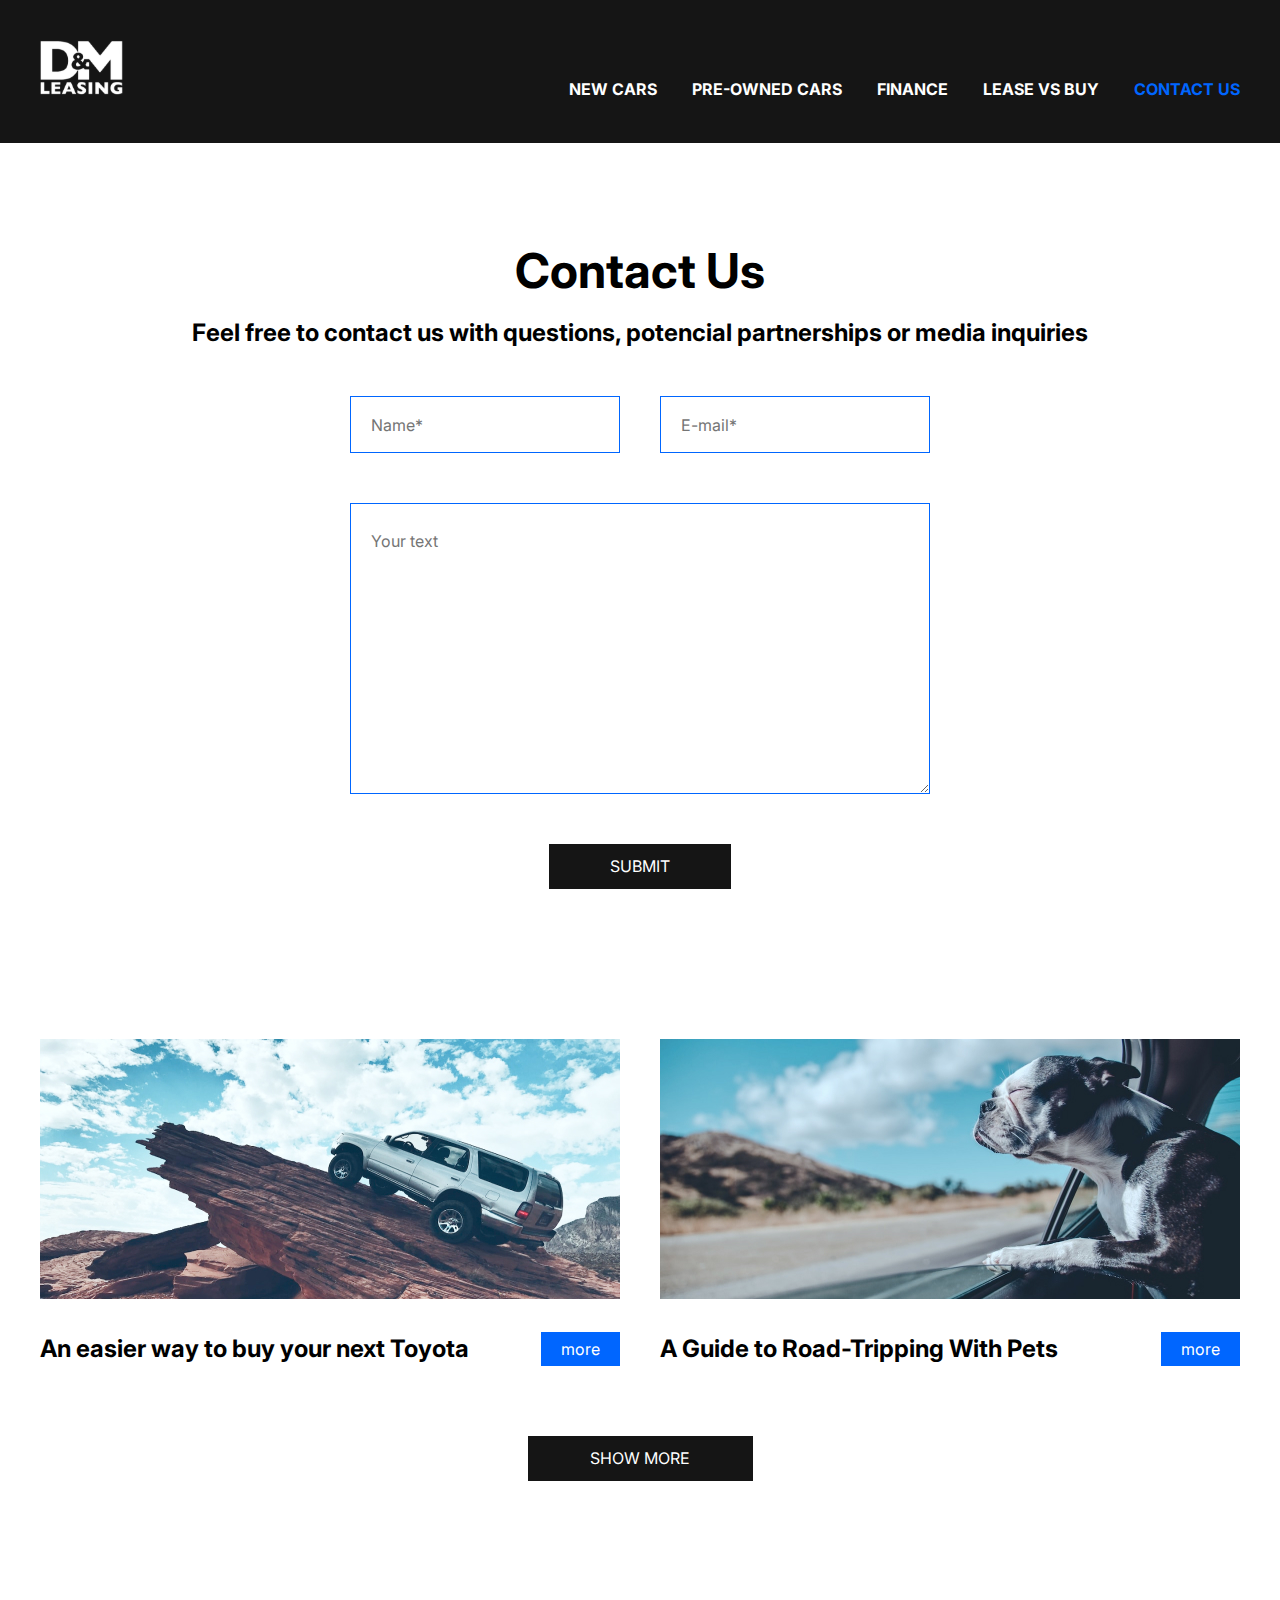
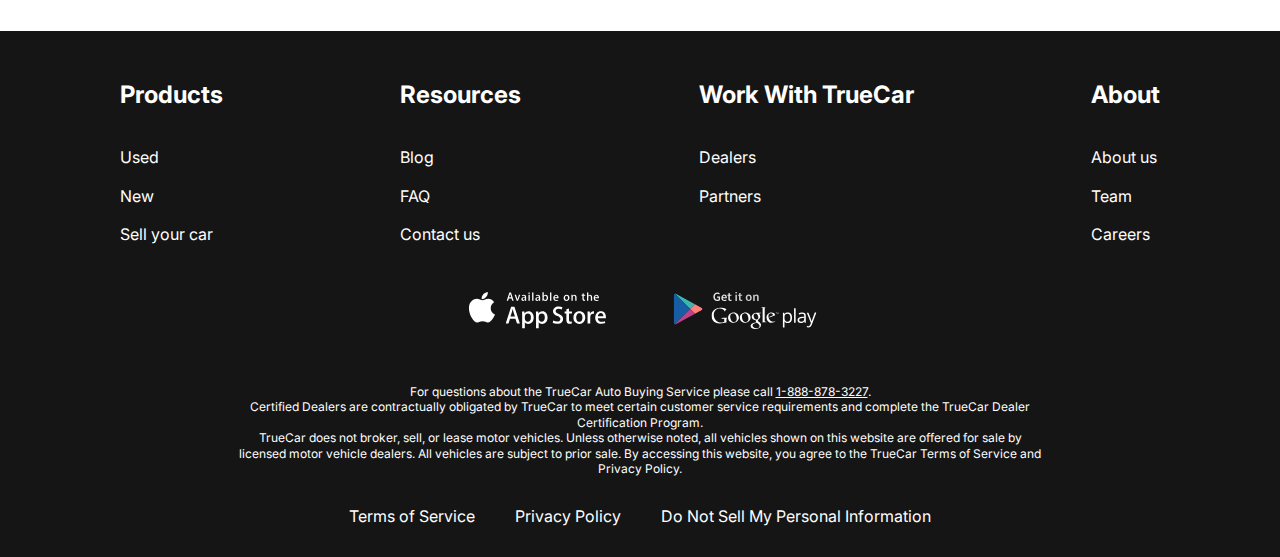
<file: pages/contact.html>
<!DOCTYPE html>
<html lang="en">
  <head>
    <meta charset="UTF-8" />
    <meta name="viewport" content="width=device-width, initial-scale=1.0" />
    <link rel="stylesheet" href="../css/normalize.css" />
    <link rel="stylesheet" href="../css/style.css" />
    <link rel="stylesheet" href="../css/contactstyle.css" />
    <link rel="stylesheet" href="../css/newsstyle.css" />
    <link rel="preconnect" href="https://fonts.googleapis.com" />
    <link rel="preconnect" href="https://fonts.gstatic.com" crossorigin />
    <link
      href="https://fonts.googleapis.com/css2?family=Inter:wght@400;700&family=Poppins:wght@400;700&display=swap"
      rel="stylesheet"
    />
    <title>D&M | Contact</title>
  </head>
  <body>
    <header class="header">
      <div class="container">
        <div class="header-top">
          <a href="index.html" class="header-logo"
            ><img src="../img/logo.svg" alt=""
          /></a>
          <nav class="header-nav">
            <ul class="header-list">
              <li class="header-item">
                <a href="newcars.html" class="header-link">new cars</a>
              </li>
              <li class="header-item">
                <a href="" class="header-link">pre-owned cars</a>
              </li>
              <li class="header-item">
                <a href="" class="header-link">finance</a>
              </li>
              <li class="header-item">
                <a href="" class="header-link">lease vs buy</a>
              </li>
              <li class="header-item">
                <a href="contact.html" class="header-link header-link-active"
                  >contact us</a
                >
              </li>
            </ul>
          </nav>
        </div>
      </div>
    </header>

    <section class="contact">
      <div class="container">
        <h1 class="contact-header">Contact Us</h1>
        <h2 class="contact-descreption">
          Feel free to contact us with questions, potencial partnerships or
          media inquiries
        </h2>
        <form
          action="https://jsonplaceholder.typicode.com/posts"
          class="contact-form"
          method="post"
        >
          <div class="contact-form-inputs">
            <div class="contact-top-input">
              <input
                required
                type="text"
                name="name"
                placeholder="Name*"
                class="contact-top-input-inner"
              />
              <input
                required
                type="email"
                name="email"
                placeholder="E-mail*"
                class="contact-top-input-inner"
              />
            </div>
            <textarea
              placeholder="Your text"
              name="text"
              id=""
              cols="30"
              rows="10"
              class="contact-text-area"
            ></textarea>
          </div>
          <button class="btn contact-contact-btn">submit</button>
        </form>
      </div>
    </section>

    <section class="news">
      <div class="container">
        <div class="news-content">
          <div class="news-inner">
            <img src="../img/news1.jpg" alt="" class="news-img" />
            <div class="news-inner-description">
              <h2 class="news-inner-heading">
                An easier way to buy your next Toyota
              </h2>
              <a href="" class="news-inner-link">more</a>
            </div>
          </div>
          <div class="news-inner">
            <img src="../img/news2.jpg" alt="" class="news-img" />
            <div class="news-inner-description">
              <h2 class="news-inner-heading">
                A Guide to Road-Tripping With Pets
              </h2>
              <a href="" class="news-inner-link">more</a>
            </div>
          </div>
        </div>
        <a href="" class="btn news-btn">show more</a>
      </div>
    </section>

    <footer class="footer">
      <div class="container">
        <div class="footer-top">
          <div class="footer-top-content">
            <h2 class="footer-top-heding">Products</h2>
            <ul class="footer-top-list">
              <li class="footer-top-link">
                <a href="" class="footer-top-link">Used</a>
              </li>
              <li class="footer-top-link">
                <a href="" class="footer-top-link">New</a>
              </li>
              <li class="footer-top-link">
                <a href="" class="footer-top-link">Sell your car</a>
              </li>
            </ul>
          </div>
          <div class="footer-top-content">
            <h2 class="footer-top-heding">Resources</h2>
            <ul class="footer-top-list">
              <li class="footer-top-link">
                <a href="" class="footer-top-link">Blog</a>
              </li>
              <li class="footer-top-link">
                <a href="" class="footer-top-link">FAQ</a>
              </li>
              <li class="footer-top-link">
                <a href="" class="footer-top-link">Contact us</a>
              </li>
            </ul>
          </div>
          <div class="footer-top-content">
            <h2 class="footer-top-heding">Work With TrueCar</h2>
            <ul class="footer-top-list">
              <li class="footer-top-link">
                <a href="" class="footer-top-link">Dealers</a>
              </li>
              <li class="footer-top-link">
                <a href="" class="footer-top-link">Partners</a>
              </li>
            </ul>
          </div>
          <div class="footer-top-content">
            <h2 class="footer-top-heding">About</h2>
            <ul class="footer-top-list">
              <li class="footer-top-link">
                <a href="" class="footer-top-link">About us</a>
              </li>
              <li class="footer-top-link">
                <a href="" class="footer-top-link">Team</a>
              </li>
              <li class="footer-top-link">
                <a href="" class="footer-top-link">Careers</a>
              </li>
            </ul>
          </div>
        </div>
        <div class="footer-center">
          <div class="footer-center-link">
            <a href="" class="footer-center-item"
              ><img
                src="../img/app-store-logo.svg"
                alt=""
                class="footer-center-iner"
            /></a>
            <a href="" class="footer-center-item"
              ><img
                src="../img/google-play-logo.svg"
                alt=""
                class="footer-center-iner"
            /></a>
          </div>
          <p class="footer-center-text">
            For questions about the TrueCar Auto Buying Service please call
            <span class="footer-center-text-number">1-888-878-3227</span>.
          </p>
          <p class="footer-center-text">
            Certified Dealers are contractually obligated by TrueCar to meet
            certain customer service requirements and complete the TrueCar
            Dealer Certification Program.
          </p>
          <p class="footer-center-text">
            TrueCar does not broker, sell, or lease motor vehicles. Unless
            otherwise noted, all vehicles shown on this website are offered for
            sale by licensed motor vehicle dealers. All vehicles are subject to
            prior sale. By accessing this website, you agree to the TrueCar
            Terms of Service and Privacy Policy.
          </p>
        </div>
        <ul class="footer-down">
          <li class="footer-down-item">
            <a href="" class="footer-down-link">Terms of Service</a>
          </li>
          <li class="footer-down-item">
            <a href="" class="footer-down-link">Privacy Policy</a>
          </li>
          <li class="footer-down-item">
            <a href="" class="footer-down-link"
              >Do Not Sell My Personal Information</a
            >
          </li>
        </ul>
      </div>
    </footer>
  </body>
</html>
</file>
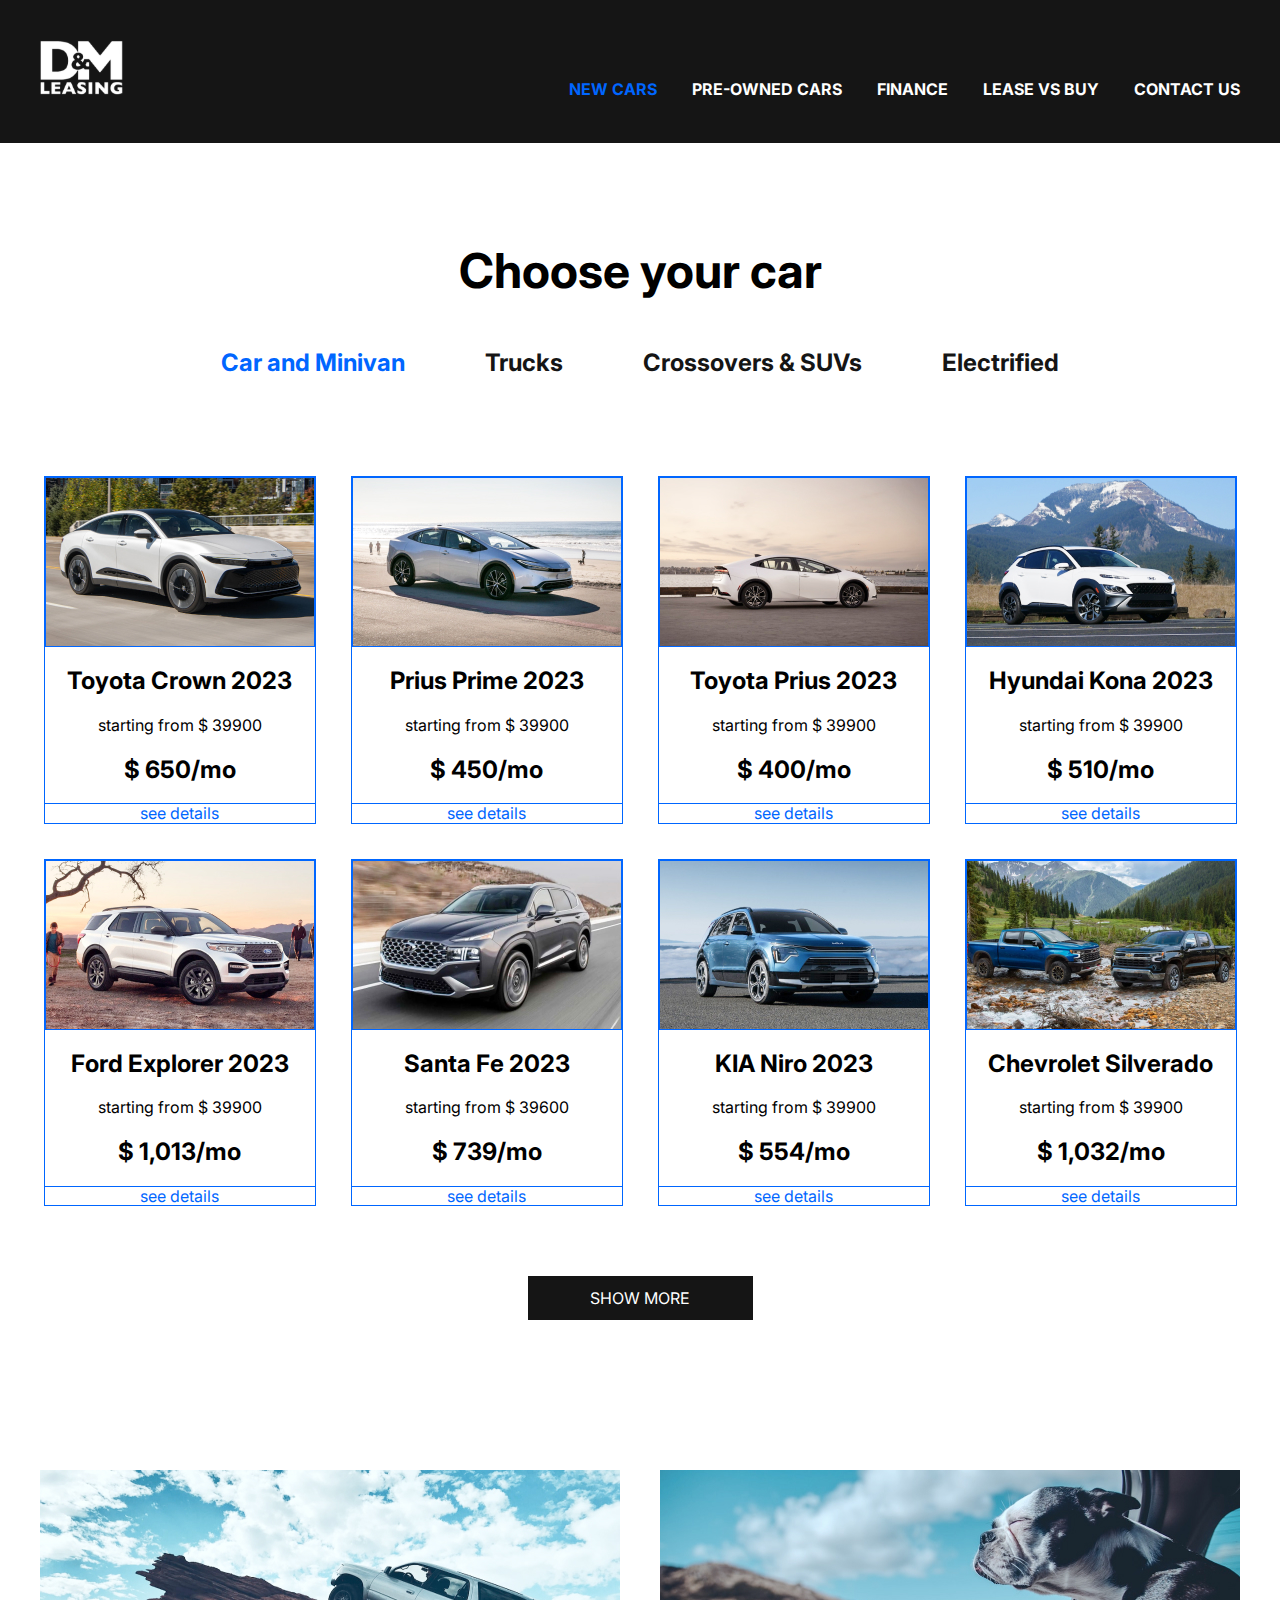
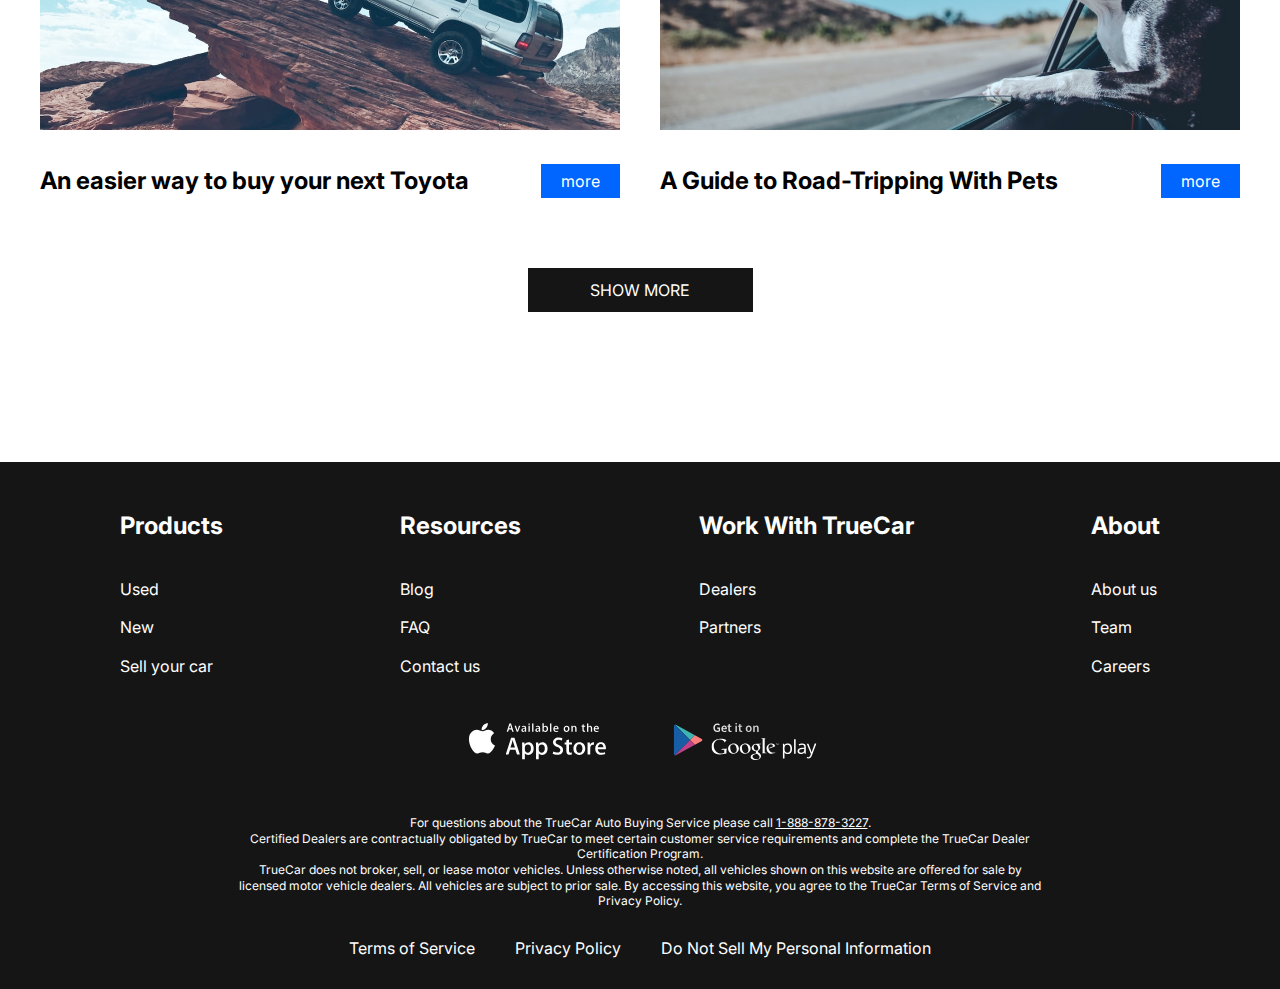
<file: pages/newcars.html>
<!DOCTYPE html>
<html lang="en">
  <head>
    <meta charset="UTF-8" />
    <meta name="viewport" content="width=device-width, initial-scale=1.0" />
    <link rel="stylesheet" href="../css/normalize.css" />
    <link rel="stylesheet" href="../css/style.css" />
    <link rel="stylesheet" href="../css/newcars.css" />
    <link rel="stylesheet" href="../css/newsstyle.css" />
    <link rel="preconnect" href="https://fonts.googleapis.com" />
    <link rel="preconnect" href="https://fonts.gstatic.com" crossorigin />
    <link
      href="https://fonts.googleapis.com/css2?family=Inter:wght@400;700&family=Poppins:wght@400;700&display=swap"
      rel="stylesheet"
    />
    <title>D&M | New Cars</title>
  </head>
  <body>
    <header class="header">
      <div class="container">
        <div class="header-top">
          <a href="index.html" class="header-logo"
            ><img src="../img/logo.svg" alt=""
          /></a>
          <nav class="header-nav">
            <ul class="header-list">
              <li class="header-item">
                <a href="newcars.html" class="header-link header-link-active"
                  >new cars</a
                >
              </li>
              <li class="header-item">
                <a href="" class="header-link">pre-owned cars</a>
              </li>
              <li class="header-item">
                <a href="" class="header-link">finance</a>
              </li>
              <li class="header-item">
                <a href="" class="header-link">lease vs buy</a>
              </li>
              <li class="header-item">
                <a href="contact.html" class="header-link">contact us</a>
              </li>
            </ul>
          </nav>
        </div>
      </div>
    </header>

    <section class="choose">
      <div class="container">
        <h1 class="choose-heading">Choose your car</h1>
        <div class="tabs">
          <button class="tabs-btn tabs-btn-active" data-path="one">
            Car and Minivan
          </button>
          <button class="tabs-btn" data-path="two">Trucks</button>
          <button class="tabs-btn" data-path="three">Crossovers & SUVs</button>
          <button class="tabs-btn" data-path="four">Electrified</button>
        </div>
        <div class="tabs-content">
          <div
            class="tabs-content-item tabs-content-item-active"
            data-target="one"
          >
            <div class="card">
              <img
                src="../img/cars/Toyota Crown 2023.jpg"
                alt=""
                class="card-img"
              />
              <h2 class="card-heading">Toyota Crown 2023</h2>
              <p class="card-text">starting from $ 39900</p>
              <h2 class="card-price">$ 650/mo</h2>
              <a href="" class="card-link">see details</a>
            </div>
            <div class="card">
              <img
                src="../img/cars/Prius Prime 2023.jpg"
                alt=""
                class="card-img"
              />
              <h2 class="card-heading">Prius Prime 2023</h2>
              <p class="card-text">starting from $ 39900</p>
              <h2 class="card-price">$ 450/mo</h2>
              <a href="" class="card-link">see details</a>
            </div>
            <div class="card">
              <img
                src="../img/cars/Toyota Prius 2023.jpg"
                alt=""
                class="card-img"
              />
              <h2 class="card-heading">Toyota Prius 2023</h2>
              <p class="card-text">starting from $ 39900</p>
              <h2 class="card-price">$ 400/mo</h2>
              <a href="" class="card-link">see details</a>
            </div>
            <div class="card">
              <img
                src="../img/cars/Hyundai Kona 2023.jpg"
                alt=""
                class="card-img"
              />
              <h2 class="card-heading">Hyundai Kona 2023</h2>
              <p class="card-text">starting from $ 39900</p>
              <h2 class="card-price">$ 510/mo</h2>
              <a href="" class="card-link">see details</a>
            </div>
            <div class="card">
              <img
                src="../img/cars/Ford Explorer 2023.jpg"
                alt=""
                class="card-img"
              />
              <h2 class="card-heading">Ford Explorer 2023</h2>
              <p class="card-text">starting from $ 39900</p>
              <h2 class="card-price">$ 1,013/mo</h2>
              <a href="" class="card-link">see details</a>
            </div>
            <div class="card">
              <img
                src="../img/cars/Santa  Fe 2023.jpg"
                alt=""
                class="card-img"
              />
              <h2 class="card-heading">Santa Fe 2023</h2>
              <p class="card-text">starting from $ 39600</p>
              <h2 class="card-price">$ 739/mo</h2>
              <a href="" class="card-link">see details</a>
            </div>
            <div class="card">
              <img
                src="../img/cars/KIA Niro 2023.jpg"
                alt=""
                class="card-img"
              />
              <h2 class="card-heading">KIA Niro 2023</h2>
              <p class="card-text">starting from $ 39900</p>
              <h2 class="card-price">$ 554/mo</h2>
              <a href="" class="card-link">see details</a>
            </div>
            <div class="card">
              <img
                src="../img/cars/Chevrolet Silverado.jpg"
                alt=""
                class="card-img"
              />
              <h2 class="card-heading">Chevrolet Silverado</h2>
              <p class="card-text">starting from $ 39900</p>
              <h2 class="card-price">$ 1,032/mo</h2>
              <a href="" class="card-link">see details</a>
            </div>
          </div>
          <div class="tabs-content-item" data-target="two">Trucks</div>
          <div class="tabs-content-item" data-target="three">
            Crossovers & SUVs
          </div>
          <div class="tabs-content-item" data-target="four">Electrified</div>
        </div>
        <a href="" class="btn choose-btn">show more</a>
      </div>
    </section>

    <section class="news">
      <div class="container">
        <div class="news-content">
          <div class="news-inner">
            <img src="../img/news1.jpg" alt="" class="news-img" />
            <div class="news-inner-description">
              <h2 class="news-inner-heading">
                An easier way to buy your next Toyota
              </h2>
              <a href="" class="news-inner-link">more</a>
            </div>
          </div>
          <div class="news-inner">
            <img src="../img/news2.jpg" alt="" class="news-img" />
            <div class="news-inner-description">
              <h2 class="news-inner-heading">
                A Guide to Road-Tripping With Pets
              </h2>
              <a href="" class="news-inner-link">more</a>
            </div>
          </div>
        </div>
        <a href="" class="btn news-btn">show more</a>
      </div>
    </section>

    <footer class="footer">
      <div class="container">
        <div class="footer-top">
          <div class="footer-top-content">
            <h2 class="footer-top-heding">Products</h2>
            <ul class="footer-top-list">
              <li class="footer-top-link">
                <a href="" class="footer-top-link">Used</a>
              </li>
              <li class="footer-top-link">
                <a href="" class="footer-top-link">New</a>
              </li>
              <li class="footer-top-link">
                <a href="" class="footer-top-link">Sell your car</a>
              </li>
            </ul>
          </div>
          <div class="footer-top-content">
            <h2 class="footer-top-heding">Resources</h2>
            <ul class="footer-top-list">
              <li class="footer-top-link">
                <a href="" class="footer-top-link">Blog</a>
              </li>
              <li class="footer-top-link">
                <a href="" class="footer-top-link">FAQ</a>
              </li>
              <li class="footer-top-link">
                <a href="" class="footer-top-link">Contact us</a>
              </li>
            </ul>
          </div>
          <div class="footer-top-content">
            <h2 class="footer-top-heding">Work With TrueCar</h2>
            <ul class="footer-top-list">
              <li class="footer-top-link">
                <a href="" class="footer-top-link">Dealers</a>
              </li>
              <li class="footer-top-link">
                <a href="" class="footer-top-link">Partners</a>
              </li>
            </ul>
          </div>
          <div class="footer-top-content">
            <h2 class="footer-top-heding">About</h2>
            <ul class="footer-top-list">
              <li class="footer-top-link">
                <a href="" class="footer-top-link">About us</a>
              </li>
              <li class="footer-top-link">
                <a href="" class="footer-top-link">Team</a>
              </li>
              <li class="footer-top-link">
                <a href="" class="footer-top-link">Careers</a>
              </li>
            </ul>
          </div>
        </div>
        <div class="footer-center">
          <div class="footer-center-link">
            <a href="" class="footer-center-item"
              ><img
                src="../img/app-store-logo.svg"
                alt=""
                class="footer-center-iner"
            /></a>
            <a href="" class="footer-center-item"
              ><img
                src="../img/google-play-logo.svg"
                alt=""
                class="footer-center-iner"
            /></a>
          </div>
          <p class="footer-center-text">
            For questions about the TrueCar Auto Buying Service please call
            <span class="footer-center-text-number">1-888-878-3227</span>.
          </p>
          <p class="footer-center-text">
            Certified Dealers are contractually obligated by TrueCar to meet
            certain customer service requirements and complete the TrueCar
            Dealer Certification Program.
          </p>
          <p class="footer-center-text">
            TrueCar does not broker, sell, or lease motor vehicles. Unless
            otherwise noted, all vehicles shown on this website are offered for
            sale by licensed motor vehicle dealers. All vehicles are subject to
            prior sale. By accessing this website, you agree to the TrueCar
            Terms of Service and Privacy Policy.
          </p>
        </div>
        <ul class="footer-down">
          <li class="footer-down-item">
            <a href="" class="footer-down-link">Terms of Service</a>
          </li>
          <li class="footer-down-item">
            <a href="" class="footer-down-link">Privacy Policy</a>
          </li>
          <li class="footer-down-item">
            <a href="" class="footer-down-link"
              >Do Not Sell My Personal Information</a
            >
          </li>
        </ul>
      </div>
    </footer>

    <script src="../js/tabs.js"></script>
  </body>
</html>
</file>
<file: css/style.css>
html {
  box-sizing: border-box;
  font-family: "Inter", sans-serif;
}

*,
*::before,
*::after {
  box-sizing: inherit;
}

ul {
  list-style: none;
  margin: 0;
  padding: 0;
}

a {
  text-decoration: none;
}

h1 {
  margin: 0;
  font-size: 48px;
  font-weight: 700;
}

h2 {
  margin: 0;
  font-size: 24px;
  font-weight: 700;
}

p {
  font-size: 16px;
  font-weight: 400;
  line-height: 130%; /* 20.8px */
  margin: 0;
}

button {
  margin: 0;
  padding: 0;
  border: 0;
  cursor: pointer;
}

.btn {
  background-color: #151515;
  color: white;
  font-size: 16px;
  font-weight: 400;
  text-transform: uppercase;
  transition: background-color 0.15s ease-in-out;
}

.btn:hover {
  background-color: #06f;
}

.container {
  max-width: 1200px;
  margin: 0 auto;
}

/*Header*/

.header {
  position: relative;
  z-index: 5;
  left: 0;
  right: 0;
  background-color: #151515;
  padding-bottom: 45px;
}

.header-top {
  display: flex;
  justify-content: space-between;
  align-items: end;
  padding-top: 40px;
}

.header-list {
  display: flex;
  gap: 35px;
}

.header-link {
  font-size: 16px;
  color: white;
  text-transform: uppercase;
  font-weight: 700;
  transition: color 0.15s ease-in-out;
}

.header-link-active,
.header-link:hover {
  color: #06f;
}

/*Footer*/

.footer {
  background-color: #151515;
}

.footer-top {
  display: flex;
  justify-content: space-between;
  padding: 50px 80px 0 80px;
  margin-bottom: 40px;
}

.footer-top-heding {
  color: #fff;
  margin-bottom: 40px;
}

.footer-top-list {
  display: flex;
  flex-direction: column;
  gap: 20px;
}

.footer-top-link {
  color: #fff;
  font-size: 16px;
}

.footer-center {
  margin-bottom: 30px;
}

.footer-center-link {
  display: flex;
  align-items: center;
  justify-content: center;
  gap: 39px;
  margin-bottom: 50px;
}

.footer-center-item {
  width: 168px;
  height: 50px;
}

.footer-center-iner {
  width: 100%;
  height: 100%;
}

.footer-center-text {
  color: #fff;
  text-align: center;
  font-size: 12px;
  max-width: 806px;
  margin-right: auto;
  margin-left: auto;
}

.footer-center-text-number {
  text-decoration: underline;
}

.footer-down {
  display: flex;
  align-items: center;
  justify-content: center;
  gap: 40px;
  padding-bottom: 32px;
}

.footer-down-link {
  color: #fff;
  font-size: 16px;
}
</file>
<file: css/indexstyle.css>
.header {
  position: absolute;
  background-color: transparent;
}

.header-content {
  text-align: center;
  padding-top: 152px;
}

.header-heading {
  margin-bottom: 38px;
  font-size: 96px;
  color: white;
}

.header-btn {
  padding: 22px 112px;
  font-size: 36px;
  font-weight: 700;
}

/*Slider*/

.swiper-wrapper ::after {
  content: "";
  background: rgba(21, 21, 21, 0.3);
  position: absolute;
  left: 0;
  right: 0;
  bottom: 0;
  top: 0;
}

.swiper-slide {
  height: 100vh;
  background-repeat: no-repeat;
  background-size: cover;
  background-position: bottom center;
}

.swiper-pagination-bullet {
  width: 120px;
  height: 3px;
  background-color: #151515;
  border-radius: 0;
  opacity: 1;
  margin: 0 15px !important;
}

.swiper-pagination-bullet-active {
  width: 120px;
  height: 6px;
  background-color: #fff;
}

.swiper-horizontal > .swiper-pagination-bullets,
.swiper-pagination-bullets.swiper-pagination-horizontal,
.swiper-pagination-custom,
.swiper-pagination-fraction {
  bottom: 50px;
}

/*Advantages*/

.advantages {
  padding: 150px 0;
}

.advantages-heading {
  text-align: center;
  margin-bottom: 50px;
}

.advantages-content {
  display: flex;
  align-items: center;
  justify-content: space-between;
}

.advantages-content-item {
  max-width: 270px;
  display: flex;
  flex-direction: column;
  align-items: center;
  gap: 30px;
}

.advantges-circle,
.advantages-car {
  transition: fill 0.15s ease-in-out;
}

.adventages-content-img:hover .advantges-circle {
  fill: #06f;
}
.adventages-content-img:hover .advantages-car {
  fill: white;
}

/*How Work*/

.how-work {
  margin-bottom: 150px;
}

.how-work-content {
  padding: 0 303px;
}

.how-work-heading {
  margin-bottom: 50px;
}

.how-work-heading-description {
  margin-bottom: 50px;
}

.how-work-list-heading {
  margin-bottom: 50px;
}

.how-work-list {
  padding-left: 70px;
  display: flex;
  flex-direction: column;
  gap: 40px;
}

.how-work-item {
  display: flex;
  gap: 140px;
  align-items: center;
}

.how-work-description-down {
  margin-top: 70px;
}

.how-work-circle,
.how-work-number {
  transition: fill 0.15s ease-in-out;
}

.how-work-img:hover .how-work-circle {
  fill: white;
  stroke: #06f;
}

.how-work-img:hover .how-work-number {
  fill: #06f;
}

/*Video*/

.section-video {
  text-align: center;
  margin-bottom: 150px;
}

.video-heading {
  margin-bottom: 20px;
}

.video-description {
  margin-bottom: 50px;
}

.video {
  width: 1000px;
  height: 500px;
}

/*Consider*/

.consider {
  margin-bottom: 150px;
}

.consider-heading {
  text-align: center;
}

.consider-description {
  margin: 20px auto 50px auto;
  max-width: 580px;
}

.consider-list {
  display: flex;
  gap: 40px;
}

.consider-item {
  display: flex;
  flex-direction: column;
  gap: 20px;
}
</file>
<file: css/contactstyle.css>
/*Contact*/

.contact {
  padding-top: 100px;
  margin-bottom: 150px;
}

.contact-header {
  text-align: center;
  margin-bottom: 20px;
}

.contact-descreption {
  text-align: center;
  margin-bottom: 50px;
}

.contact-form {
  display: flex;
  flex-direction: column;
  align-items: center;
  gap: 50px;
}

.contact-form-inputs {
  display: flex;
  flex-direction: column;
  align-items: center;
  gap: 50px;
}

.contact-top-input {
  display: flex;
  gap: 40px;
  align-items: center;
}

.contact-top-input-inner {
  width: 270px;
  height: 57px;
  border: 1px solid #06f;
  padding: 18px 20px;
}

.contact-text-area {
  width: 580px;
  height: 291px;
  border: 1px solid #06f;
  padding: 28px 20px;
}

.contact-contact-btn {
  padding: 13px 61px;
}
</file>
<file: css/newsstyle.css>
/*News*/

.news {
  margin-bottom: 150px;
}

.news-content {
  display: flex;
  gap: 40px;
  align-items: center;
  margin-bottom: 70px;
}

.news-inner-description {
  margin-top: 30px;
  display: flex;
  align-items: center;
  justify-content: space-between;
}

.news-inner-link {
  font-size: 16px;
  color: #fff;
  background-color: #06f;
  padding: 8px 20px;
  transition: background-color 0.15s ease-in-out;
}

.news-inner-link:hover {
  background-color: #151515;
}

.news-btn {
  display: block;
  text-align: center;
  margin: 0 auto;
  padding: 13px;
  width: 225px;
}
</file>
<file: css/newcars.css>
/*Choose*/

.choose {
  margin-bottom: 150px;
}

.choose-heading {
  text-align: center;
  margin-top: 100px;
  margin-bottom: 50px;
}

.tabs {
  display: flex;
  align-items: center;
  justify-content: center;
  gap: 80px;
  margin-bottom: 100px;
}

.tabs-btn {
  font-size: 24px;
  font-weight: 700;
  background-color: transparent;
  color: #151515;
  transition: color 0.15s ease-in-out;
}

.tabs-btn:hover {
  color: #06f;
}

.tabs-btn-active {
  color: #06f;
}

.tabs-content {
  margin-bottom: 70px;
}

.tabs-content-item {
  display: flex;
  align-items: center;
  justify-content: center;
  flex-wrap: wrap;
  gap: 35px;
}

.tabs-content-item {
  display: none;
}

.tabs-content-item-active {
  display: flex;
}

.card {
  display: flex;
  flex-direction: column;
  gap: 20px;
  text-align: center;
  border: 1px solid #06f;
}

.card-link {
  font-size: 16px;
  color: #06f;
  border-top: 1px solid #06f;
  transition: color 0.15s ease-in-out;
}

.card-link:hover {
  color: #151515;
}

.choose-btn {
  display: block;
  text-align: center;
  margin: 0 auto;
  padding: 13px;
  width: 225px;
}
</file>
